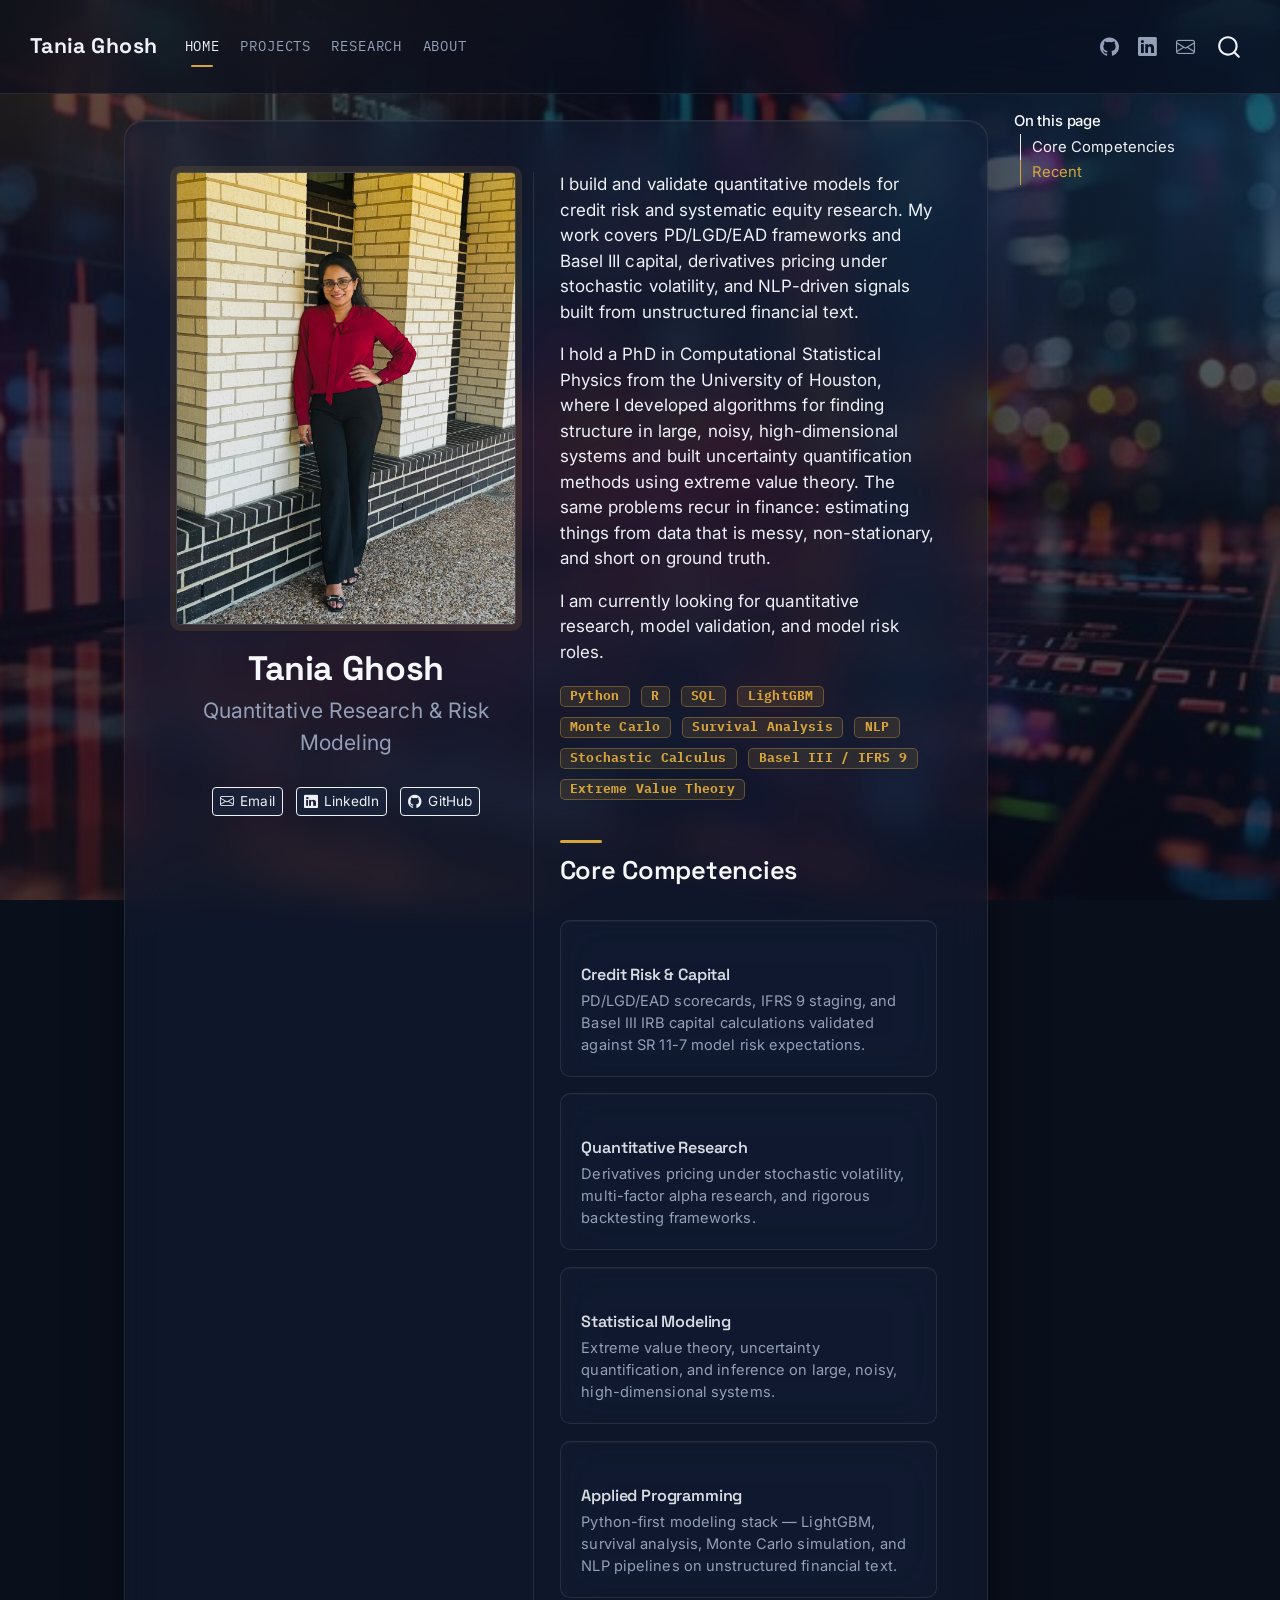
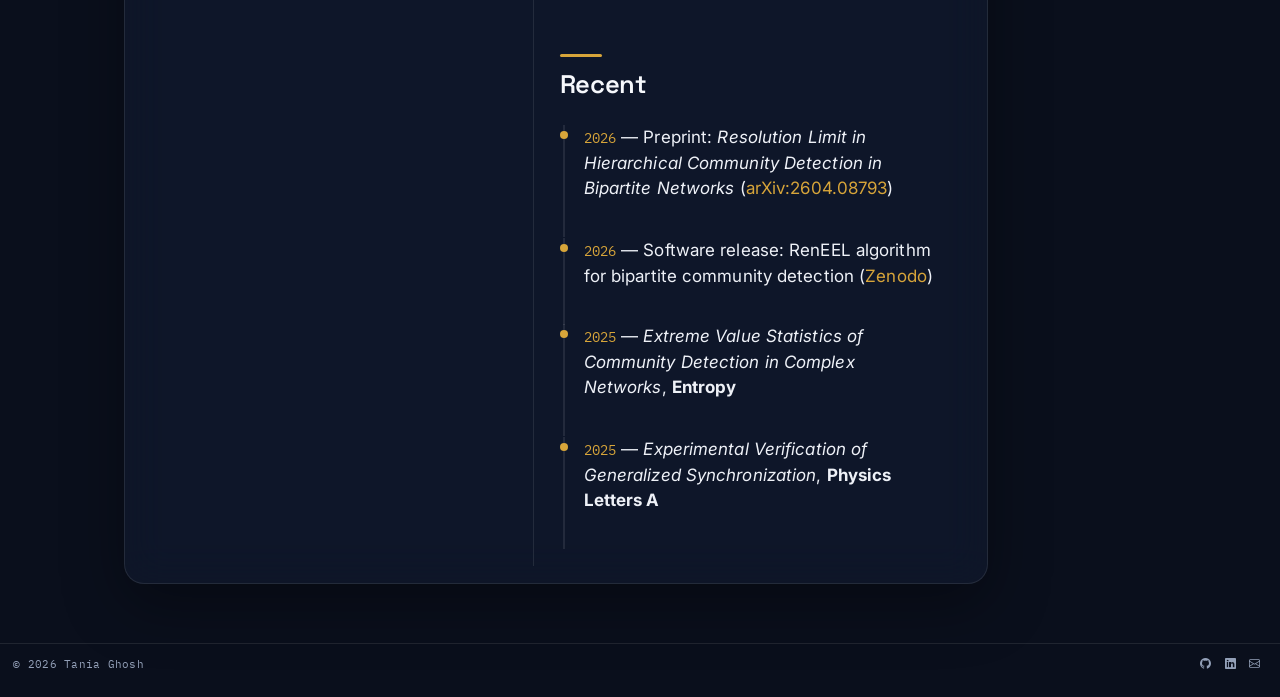
<file: index.html>
<!DOCTYPE html>
<html xmlns="http://www.w3.org/1999/xhtml" lang="en" xml:lang="en"><head>

<meta charset="utf-8">
<meta name="generator" content="quarto-1.10.18">

<meta name="viewport" content="width=device-width, initial-scale=1.0, user-scalable=yes">


<title>Tania Ghosh</title>
<style>
/* Default styles provided by pandoc.
** See https://pandoc.org/MANUAL.html#variables-for-html for config info.
*/
span.smallcaps{font-variant: small-caps;}
div.columns{display: flex; gap: 1.5em;}
div.column{flex: auto;}
@media screen {
div.columns{gap: min(4vw, 1.5em);}
div.column{overflow-x: auto;}
}
div.hanging-indent{margin-left: 1.5em; text-indent: -1.5em;}
ul.task-list{list-style: none;}
ul.task-list li input[type="checkbox"] {
  width: 0.8em;
  margin: 0 0.8em 0.2em -1em; /* quarto-specific, see https://github.com/quarto-dev/quarto-cli/issues/4556 */ 
  vertical-align: middle;
}
</style>


<script src="site_libs/quarto-nav/quarto-nav.js"></script>
<script src="site_libs/quarto-nav/headroom.min.js"></script>
<script src="site_libs/clipboard/clipboard.min.js"></script>
<script src="site_libs/quarto-search/autocomplete.umd.js"></script>
<script src="site_libs/quarto-search/fuse.min.js"></script>
<script src="site_libs/quarto-search/quarto-search.js"></script>
<meta name="quarto:offset" content="./">
<link href="./favicon.svg" rel="icon" type="image/svg+xml">
<script src="site_libs/quarto-html/quarto.js" type="module"></script>
<script src="site_libs/quarto-html/tabsets/tabsets.js" type="module"></script>
<script src="site_libs/quarto-html/popper.min.js"></script>
<script src="site_libs/quarto-html/tippy.umd.min.js"></script>
<link href="site_libs/quarto-html/tippy.css" rel="stylesheet">
<link href="site_libs/quarto-html/quarto-syntax-highlighting-dark-079a207a29a081ff57bef15430bac181.css" rel="stylesheet" id="quarto-text-highlighting-styles">
<script src="site_libs/bootstrap/bootstrap.min.js"></script>
<link href="site_libs/bootstrap/bootstrap-icons.css" rel="stylesheet">
<link href="site_libs/bootstrap/bootstrap-4189dc5c8f2444532a4914d5a8d184c8.min.css" rel="stylesheet" append-hash="true" id="quarto-bootstrap" data-mode="dark">
<script id="quarto-search-options" type="application/json">{
  "location": "navbar",
  "copy-button": false,
  "collapse-after": 3,
  "panel-placement": "end",
  "type": "overlay",
  "limit": 50,
  "keyboard-shortcut": [
    "f",
    "/",
    "s"
  ],
  "show-item-context": false,
  "language": {
    "search-no-results-text": "No results",
    "search-matching-documents-text": "matching documents",
    "search-copy-link-title": "Copy link to search",
    "search-hide-matches-text": "Hide additional matches",
    "search-more-match-text": "more match in this document",
    "search-more-matches-text": "more matches in this document",
    "search-clear-button-title": "Clear",
    "search-text-placeholder": "",
    "search-detached-cancel-button-title": "Cancel",
    "search-submit-button-title": "Submit",
    "search-label": "Search"
  }
}</script>
<style>html{ scroll-behavior: smooth; }</style>
<link rel="preconnect" href="https://fonts.googleapis.com">
<link rel="preconnect" href="https://fonts.gstatic.com" crossorigin="">
<link href="https://fonts.googleapis.com/css2?family=Space+Grotesk:wght@500;600;700&amp;family=Inter:wght@400;500;600&amp;family=IBM+Plex+Mono:wght@400;500&amp;display=swap" rel="stylesheet">


<link rel="stylesheet" href="styles.css">
</head>

<body class="nav-fixed quarto-light">

<div id="quarto-search-results"></div>
  <header id="quarto-header" class="headroom fixed-top">
    <nav class="navbar navbar-expand-lg " data-bs-theme="dark">
      <div class="navbar-container container-fluid">
      <div class="navbar-brand-container mx-auto">
    <a class="navbar-brand" href="./index.html">
    <span class="navbar-title">Tania Ghosh</span>
    </a>
  </div>
            <div id="quarto-search" class="" title="Search"></div>
          <button class="navbar-toggler" type="button" data-bs-toggle="collapse" data-bs-target="#navbarCollapse" aria-controls="navbarCollapse" role="menu" aria-expanded="false" aria-label="Toggle navigation" onclick="if (window.quartoToggleHeadroom) { window.quartoToggleHeadroom(); }">
  <span class="navbar-toggler-icon"></span>
</button>
          <div class="collapse navbar-collapse" id="navbarCollapse">
            <ul class="navbar-nav navbar-nav-scroll me-auto">
  <li class="nav-item">
    <a class="nav-link active" href="./index.html" aria-current="page"> 
<span class="menu-text">Home</span></a>
  </li>  
  <li class="nav-item">
    <a class="nav-link" href="./projects/index.html"> 
<span class="menu-text">Projects</span></a>
  </li>  
  <li class="nav-item">
    <a class="nav-link" href="./research.html"> 
<span class="menu-text">Research</span></a>
  </li>  
  <li class="nav-item">
    <a class="nav-link" href="./about.html"> 
<span class="menu-text">About</span></a>
  </li>  
</ul>
            <ul class="navbar-nav navbar-nav-scroll ms-auto">
  <li class="nav-item compact">
    <a class="nav-link" href="https://github.com/ghoshtania"> <i class="bi bi-github" role="img" aria-label="GitHub">
</i> 
<span class="menu-text"></span></a>
  </li>  
  <li class="nav-item compact">
    <a class="nav-link" href="https://www.linkedin.com/in/ghoshtania96/"> <i class="bi bi-linkedin" role="img" aria-label="LinkedIn">
</i> 
<span class="menu-text"></span></a>
  </li>  
  <li class="nav-item compact">
    <a class="nav-link" href="mailto:ghoshtania96@gmail.com"> <i class="bi bi-envelope" role="img" aria-label="Email">
</i> 
<span class="menu-text"></span></a>
  </li>  
</ul>
          </div> <!-- /navcollapse -->
            <div class="quarto-navbar-tools">
</div>
      </div> <!-- /container-fluid -->
    </nav>
</header>
<!-- content -->
<div id="quarto-content" class="quarto-container page-columns page-rows-contents page-layout-article page-navbar">
<!-- sidebar -->
<!-- margin-sidebar -->
    <div id="quarto-margin-sidebar" class="sidebar margin-sidebar">
        <nav id="TOC" role="doc-toc" class="toc-active">
    <h2 id="toc-title">On this page</h2>
  <ul>
  <li><a href="#core-competencies" id="toc-core-competencies" class="nav-link active" data-scroll-target="#core-competencies">Core Competencies</a></li>
  <li><a href="#recent" id="toc-recent" class="nav-link" data-scroll-target="#recent">Recent</a></li>
  </ul>
</nav>
    </div>
<!-- main -->
<div class="quarto-about-trestles">
  <div class="about-entity">
    <img src="profile.jpg" class="about-image
  rounded " style="width: 20em;">
<header id="title-block-header" class="quarto-title-block default">
<div class="quarto-title">
<h1 class="title">Tania Ghosh</h1>
<p class="subtitle lead">Quantitative Research &amp; Risk Modeling</p>
</div>
<div class="quarto-title-meta">
  </div>
</header>
    <div class="about-links">
  <a href="mailto:ghoshtania96@gmail.com" class="about-link" rel="" target="">
    <i class="bi bi-envelope"></i>
     <span class="about-link-text">Email</span>
  </a>
  <a href="https://www.linkedin.com/in/ghoshtania96/" class="about-link" rel="" target="">
    <i class="bi bi-linkedin"></i>
     <span class="about-link-text">LinkedIn</span>
  </a>
  <a href="https://github.com/ghoshtania" class="about-link" rel="" target="">
    <i class="bi bi-github"></i>
     <span class="about-link-text">GitHub</span>
  </a>
</div>
  </div>
  <div class="about-contents"><main class="content" id="quarto-document-content">

<p>I build and validate quantitative models for credit risk and systematic equity research. My work covers PD/LGD/EAD frameworks and Basel III capital, derivatives pricing under stochastic volatility, and NLP-driven signals built from unstructured financial text.</p>
<p>I hold a PhD in Computational Statistical Physics from the University of Houston, where I developed algorithms for finding structure in large, noisy, high-dimensional systems and built uncertainty quantification methods using extreme value theory. The same problems recur in finance: estimating things from data that is messy, non-stationary, and short on ground truth.</p>
<p>I am currently looking for quantitative research, model validation, and model risk roles.</p>
<p><span class="badge">Python</span> <span class="badge">R</span> <span class="badge">SQL</span> <span class="badge">LightGBM</span> <span class="badge">Monte Carlo</span> <span class="badge">Survival Analysis</span> <span class="badge">NLP</span> <span class="badge">Stochastic Calculus</span> <span class="badge">Basel III / IFRS 9</span> <span class="badge">Extreme Value Theory</span></p>
<section id="core-competencies" class="level2">
<h2 data-anchor-id="core-competencies">Core Competencies</h2>
<div class="competency-grid">
<section id="credit-risk-capital" class="level4 competency">
<h4 data-anchor-id="credit-risk-capital">Credit Risk &amp; Capital</h4>
<p>PD/LGD/EAD scorecards, IFRS 9 staging, and Basel III IRB capital calculations validated against SR 11-7 model risk expectations.</p>
</section>
<section id="quantitative-research" class="level4 competency">
<h4 data-anchor-id="quantitative-research">Quantitative Research</h4>
<p>Derivatives pricing under stochastic volatility, multi-factor alpha research, and rigorous backtesting frameworks.</p>
</section>
<section id="statistical-modeling" class="level4 competency">
<h4 data-anchor-id="statistical-modeling">Statistical Modeling</h4>
<p>Extreme value theory, uncertainty quantification, and inference on large, noisy, high-dimensional systems.</p>
</section>
<section id="applied-programming" class="level4 competency">
<h4 data-anchor-id="applied-programming">Applied Programming</h4>
<p>Python-first modeling stack — LightGBM, survival analysis, Monte Carlo simulation, and NLP pipelines on unstructured financial text.</p>
</section>
</div>
</section>
<section id="recent" class="level2">
<h2 data-anchor-id="recent">Recent</h2>
<div class="timeline-item">
<p><span class="year">2026</span> — Preprint: <em>Resolution Limit in Hierarchical Community Detection in Bipartite Networks</em> (<a href="https://arxiv.org/abs/2604.08793">arXiv:2604.08793</a>)</p>
</div>
<div class="timeline-item">
<p><span class="year">2026</span> — Software release: RenEEL algorithm for bipartite community detection (<a href="https://doi.org/10.5281/zenodo.19615030">Zenodo</a>)</p>
</div>
<div class="timeline-item">
<p><span class="year">2025</span> — <em>Extreme Value Statistics of Community Detection in Complex Networks</em>, <strong>Entropy</strong></p>
</div>
<div class="timeline-item">
<p><span class="year">2025</span> — <em>Experimental Verification of Generalized Synchronization</em>, <strong>Physics Letters A</strong></p>
</div>


</section>
</main></div>
</div>
 <!-- /main -->
<script id="quarto-html-after-body" type="application/javascript">
  window.document.addEventListener("DOMContentLoaded", function (event) {
    const isCodeAnnotation = (el) => {
      for (const clz of el.classList) {
        if (clz.startsWith('code-annotation-')) {                     
          return true;
        }
      }
      return false;
    }
    const onCopySuccess = function(e) {
      // button target
      const button = e.trigger;
      // don't keep focus
      button.blur();
      // flash "checked"
      button.classList.add('code-copy-button-checked');
      var currentTitle = button.getAttribute("title");
      button.setAttribute("title", "Copied!");
      let tooltip;
      if (window.bootstrap) {
        button.setAttribute("data-bs-toggle", "tooltip");
        button.setAttribute("data-bs-placement", "left");
        button.setAttribute("data-bs-title", "Copied!");
        tooltip = new bootstrap.Tooltip(button, 
          { trigger: "manual", 
            customClass: "code-copy-button-tooltip",
            offset: [0, -8]});
        tooltip.show();    
      }
      setTimeout(function() {
        if (tooltip) {
          tooltip.hide();
          button.removeAttribute("data-bs-title");
          button.removeAttribute("data-bs-toggle");
          button.removeAttribute("data-bs-placement");
        }
        button.setAttribute("title", currentTitle);
        button.classList.remove('code-copy-button-checked');
      }, 1000);
      // clear code selection
      e.clearSelection();
    }
    const getTextToCopy = function(trigger) {
      const outerScaffold = trigger.parentElement.cloneNode(true);
      const codeEl = outerScaffold.querySelector('code');
      for (const childEl of codeEl.children) {
        if (isCodeAnnotation(childEl)) {
          childEl.remove();
        }
      }
      return codeEl.innerText;
    }
    const clipboard = new window.ClipboardJS('.code-copy-button:not([data-in-quarto-modal])', {
      text: getTextToCopy
    });
    clipboard.on('success', onCopySuccess);
    if (window.document.getElementById('quarto-embedded-source-code-modal')) {
      const clipboardModal = new window.ClipboardJS('.code-copy-button[data-in-quarto-modal]', {
        text: getTextToCopy,
        container: window.document.getElementById('quarto-embedded-source-code-modal')
      });
      clipboardModal.on('success', onCopySuccess);
    }
      var localhostRegex = new RegExp(/^(?:http|https):\/\/localhost\:?[0-9]*\//);
      var mailtoRegex = new RegExp(/^mailto:/);
        var filterRegex = new RegExp("https:\/\/ghoshtania\.github\.io");
      var isInternal = (href) => {
          return filterRegex.test(href) || localhostRegex.test(href) || mailtoRegex.test(href);
      }
      // Inspect non-navigation links and adorn them if external
     var links = window.document.querySelectorAll('a[href]:not(.nav-link):not(.navbar-brand):not(.toc-action):not(.sidebar-link):not(.sidebar-item-toggle):not(.pagination-link):not(.no-external):not([aria-hidden]):not(.dropdown-item):not(.quarto-navigation-tool):not(.about-link)');
      for (var i=0; i<links.length; i++) {
        const link = links[i];
        if (!isInternal(link.href)) {
          // undo the damage that might have been done by quarto-nav.js in the case of
          // links that we want to consider external
          if (link.dataset.originalHref !== undefined) {
            link.href = link.dataset.originalHref;
          }
        }
      }
    function tippyHover(el, contentFn, onTriggerFn, onUntriggerFn) {
      const config = {
        allowHTML: true,
        maxWidth: 500,
        delay: 100,
        arrow: false,
        appendTo: function(el) {
            return el.parentElement;
        },
        interactive: true,
        interactiveBorder: 10,
        theme: 'quarto',
        placement: 'bottom-start',
      };
      if (contentFn) {
        config.content = contentFn;
      }
      if (onTriggerFn) {
        config.onTrigger = onTriggerFn;
      }
      if (onUntriggerFn) {
        config.onUntrigger = onUntriggerFn;
      }
      window.tippy(el, config); 
    }
    const noterefs = window.document.querySelectorAll('a[role="doc-noteref"]');
    for (var i=0; i<noterefs.length; i++) {
      const ref = noterefs[i];
      tippyHover(ref, function() {
        // use id or data attribute instead here
        let href = ref.getAttribute('data-footnote-href') || ref.getAttribute('href');
        try { href = new URL(href).hash; } catch {}
        const id = href.replace(/^#\/?/, "");
        const note = window.document.getElementById(id);
        if (note) {
          return note.innerHTML;
        } else {
          return "";
        }
      });
    }
    const xrefs = window.document.querySelectorAll('a.quarto-xref');
    const processXRef = (id, note) => {
      // Strip column container classes
      const stripColumnClz = (el) => {
        el.classList.remove("page-full", "page-columns");
        if (el.children) {
          for (const child of el.children) {
            stripColumnClz(child);
          }
        }
      }
      stripColumnClz(note)
      if (id === null || id.startsWith('sec-')) {
        // Special case sections, only their first couple elements
        const container = document.createElement("div");
        if (note.children && note.children.length > 2) {
          container.appendChild(note.children[0].cloneNode(true));
          for (let i = 1; i < note.children.length; i++) {
            const child = note.children[i];
            if (child.tagName === "P" && child.innerText === "") {
              continue;
            } else {
              container.appendChild(child.cloneNode(true));
              break;
            }
          }
          if (window.Quarto?.typesetMath) {
            window.Quarto.typesetMath(container);
          }
          return container.innerHTML
        } else {
          if (window.Quarto?.typesetMath) {
            window.Quarto.typesetMath(note);
          }
          return note.innerHTML;
        }
      } else {
        // Remove any anchor links if they are present
        const anchorLink = note.querySelector('a.anchorjs-link');
        if (anchorLink) {
          anchorLink.remove();
        }
        if (window.Quarto?.typesetMath) {
          window.Quarto.typesetMath(note);
        }
        if (note.classList.contains("callout")) {
          return note.outerHTML;
        } else {
          return note.innerHTML;
        }
      }
    }
    for (var i=0; i<xrefs.length; i++) {
      const xref = xrefs[i];
      tippyHover(xref, undefined, function(instance) {
        instance.disable();
        let url = xref.getAttribute('href');
        let hash = undefined; 
        if (url.startsWith('#')) {
          hash = url;
        } else {
          try { hash = new URL(url).hash; } catch {}
        }
        if (hash) {
          const id = hash.replace(/^#\/?/, "");
          const note = window.document.getElementById(id);
          if (note !== null) {
            try {
              const html = processXRef(id, note.cloneNode(true));
              instance.setContent(html);
            } finally {
              instance.enable();
              instance.show();
            }
          } else {
            // See if we can fetch this
            fetch(url.split('#')[0])
            .then(res => res.text())
            .then(html => {
              const parser = new DOMParser();
              const htmlDoc = parser.parseFromString(html, "text/html");
              const note = htmlDoc.getElementById(id);
              if (note !== null) {
                const html = processXRef(id, note);
                instance.setContent(html);
              } 
            }).finally(() => {
              instance.enable();
              instance.show();
            });
          }
        } else {
          // See if we can fetch a full url (with no hash to target)
          // This is a special case and we should probably do some content thinning / targeting
          fetch(url)
          .then(res => res.text())
          .then(html => {
            const parser = new DOMParser();
            const htmlDoc = parser.parseFromString(html, "text/html");
            const note = htmlDoc.querySelector('main.content');
            if (note !== null) {
              // This should only happen for chapter cross references
              // (since there is no id in the URL)
              // remove the first header
              if (note.children.length > 0 && note.children[0].tagName === "HEADER") {
                note.children[0].remove();
              }
              const html = processXRef(null, note);
              instance.setContent(html);
            } 
          }).finally(() => {
            instance.enable();
            instance.show();
          });
        }
      }, function(instance) {
      });
    }
        let selectedAnnoteEl;
        const selectorForAnnotation = ( cell, annotation) => {
          let cellAttr = 'data-code-cell="' + cell + '"';
          let lineAttr = 'data-code-annotation="' +  annotation + '"';
          const selector = 'span[' + cellAttr + '][' + lineAttr + ']';
          return selector;
        }
        const selectCodeLines = (annoteEl) => {
          const doc = window.document;
          const targetCell = annoteEl.getAttribute("data-target-cell");
          const targetAnnotation = annoteEl.getAttribute("data-target-annotation");
          const annoteSpan = window.document.querySelector(selectorForAnnotation(targetCell, targetAnnotation));
          const lines = annoteSpan.getAttribute("data-code-lines").split(",");
          const lineIds = lines.map((line) => {
            return targetCell + "-" + line;
          })
          let top = null;
          let height = null;
          let parent = null;
          if (lineIds.length > 0) {
              //compute the position of the single el (top and bottom and make a div)
              const el = window.document.getElementById(lineIds[0]);
              top = el.offsetTop;
              height = el.offsetHeight;
              parent = el.parentElement.parentElement;
            if (lineIds.length > 1) {
              const lastEl = window.document.getElementById(lineIds[lineIds.length - 1]);
              const bottom = lastEl.offsetTop + lastEl.offsetHeight;
              height = bottom - top;
            }
            if (top !== null && height !== null && parent !== null) {
              // cook up a div (if necessary) and position it 
              let div = window.document.getElementById("code-annotation-line-highlight");
              if (div === null) {
                div = window.document.createElement("div");
                div.setAttribute("id", "code-annotation-line-highlight");
                div.style.position = 'absolute';
                parent.appendChild(div);
              }
              div.style.top = top - 2 + "px";
              div.style.height = height + 4 + "px";
              div.style.left = 0;
              let gutterDiv = window.document.getElementById("code-annotation-line-highlight-gutter");
              if (gutterDiv === null) {
                gutterDiv = window.document.createElement("div");
                gutterDiv.setAttribute("id", "code-annotation-line-highlight-gutter");
                gutterDiv.style.position = 'absolute';
                const codeCell = window.document.getElementById(targetCell);
                const gutter = codeCell.querySelector('.code-annotation-gutter');
                gutter.appendChild(gutterDiv);
              }
              gutterDiv.style.top = top - 2 + "px";
              gutterDiv.style.height = height + 4 + "px";
            }
            selectedAnnoteEl = annoteEl;
          }
        };
        const unselectCodeLines = () => {
          const elementsIds = ["code-annotation-line-highlight", "code-annotation-line-highlight-gutter"];
          elementsIds.forEach((elId) => {
            const div = window.document.getElementById(elId);
            if (div) {
              div.remove();
            }
          });
          selectedAnnoteEl = undefined;
        };
          // Handle positioning of the toggle
      window.addEventListener(
        "resize",
        throttle(() => {
          elRect = undefined;
          if (selectedAnnoteEl) {
            selectCodeLines(selectedAnnoteEl);
          }
        }, 10)
      );
      function throttle(fn, ms) {
      let throttle = false;
      let timer;
        return (...args) => {
          if(!throttle) { // first call gets through
              fn.apply(this, args);
              throttle = true;
          } else { // all the others get throttled
              if(timer) clearTimeout(timer); // cancel #2
              timer = setTimeout(() => {
                fn.apply(this, args);
                timer = throttle = false;
              }, ms);
          }
        };
      }
        // Attach click handler to the DT
        const annoteDls = window.document.querySelectorAll('dt[data-target-cell]');
        for (const annoteDlNode of annoteDls) {
          annoteDlNode.addEventListener('click', (event) => {
            const clickedEl = event.target;
            if (clickedEl !== selectedAnnoteEl) {
              unselectCodeLines();
              const activeEl = window.document.querySelector('dt[data-target-cell].code-annotation-active');
              if (activeEl) {
                activeEl.classList.remove('code-annotation-active');
              }
              selectCodeLines(clickedEl);
              clickedEl.classList.add('code-annotation-active');
            } else {
              // Unselect the line
              unselectCodeLines();
              clickedEl.classList.remove('code-annotation-active');
            }
          });
        }
    const findCites = (el) => {
      const parentEl = el.parentElement;
      if (parentEl) {
        const cites = parentEl.dataset.cites;
        if (cites) {
          return {
            el,
            cites: cites.split(' ')
          };
        } else {
          return findCites(el.parentElement)
        }
      } else {
        return undefined;
      }
    };
    var bibliorefs = window.document.querySelectorAll('a[role="doc-biblioref"]');
    for (var i=0; i<bibliorefs.length; i++) {
      const ref = bibliorefs[i];
      const citeInfo = findCites(ref);
      if (citeInfo) {
        tippyHover(citeInfo.el, function() {
          var popup = window.document.createElement('div');
          citeInfo.cites.forEach(function(cite) {
            var citeDiv = window.document.createElement('div');
            citeDiv.classList.add('hanging-indent');
            citeDiv.classList.add('csl-entry');
            var biblioDiv = window.document.getElementById('ref-' + cite);
            if (biblioDiv) {
              citeDiv.innerHTML = biblioDiv.innerHTML;
            }
            popup.appendChild(citeDiv);
          });
          return popup.innerHTML;
        });
      }
    }
  });
  </script>
</div> <!-- /content -->
<footer class="footer">
  <div class="nav-footer">
    <div class="nav-footer-left">
<p>© 2026 Tania Ghosh</p>
</div>   
    <div class="nav-footer-center">
      &nbsp;
    </div>
    <div class="nav-footer-right">
      <ul class="footer-items list-unstyled">
    <li class="nav-item compact">
    <a class="nav-link" href="https://github.com/ghoshtania">
      <i class="bi bi-github" role="img">
</i> 
    </a>
  </li>  
    <li class="nav-item compact">
    <a class="nav-link" href="https://www.linkedin.com/in/ghoshtania96/">
      <i class="bi bi-linkedin" role="img">
</i> 
    </a>
  </li>  
    <li class="nav-item compact">
    <a class="nav-link" href="mailto:ghoshtania96@gmail.com">
      <i class="bi bi-envelope" role="img">
</i> 
    </a>
  </li>  
</ul>
    </div>
  </div>
</footer>




<script src="site_libs/quarto-html/zenscroll-min.js"></script>
</body></html>
</file>
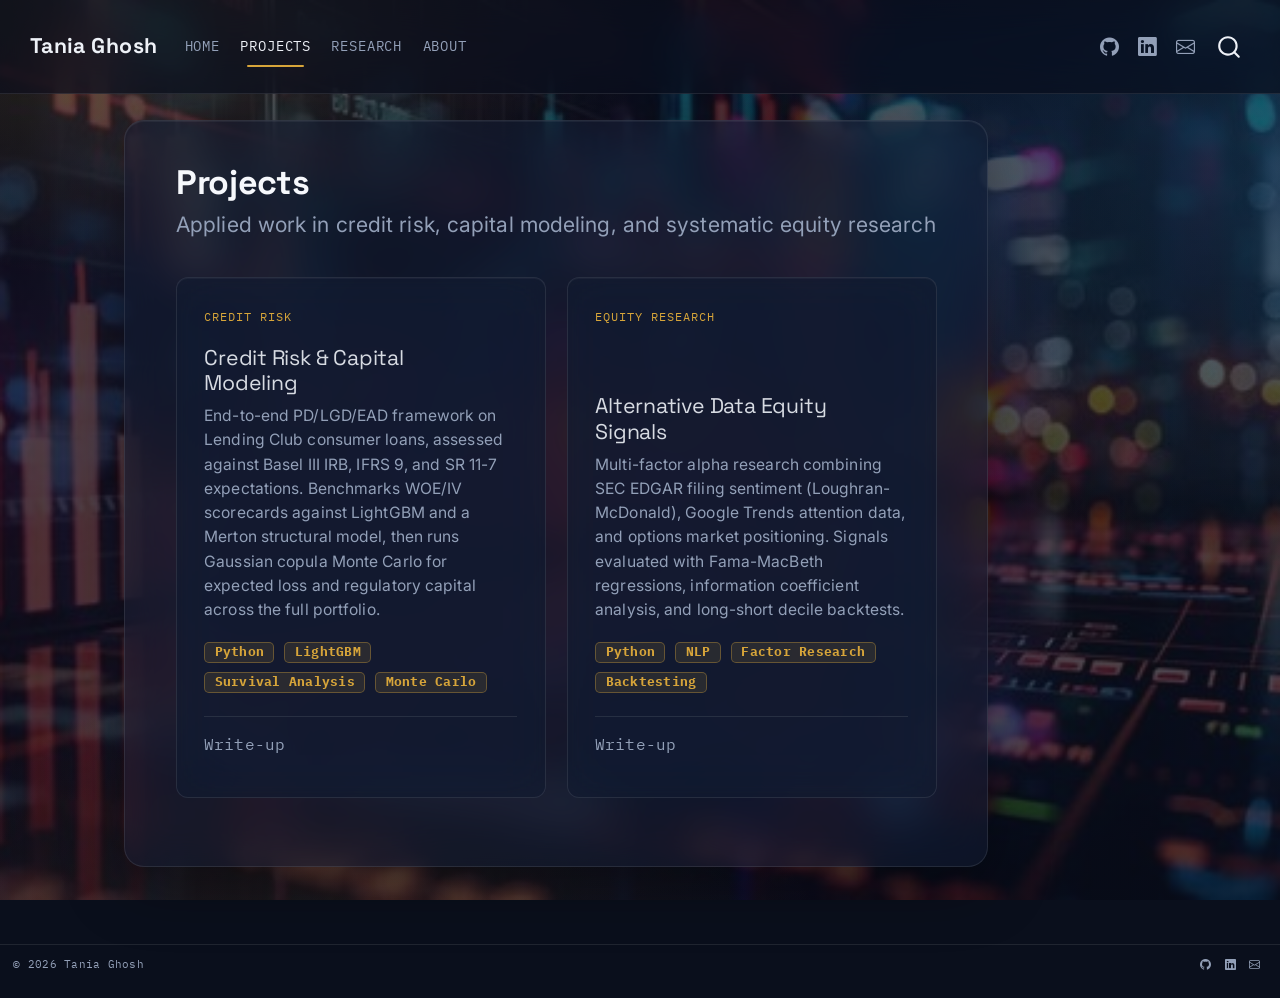
<file: projects/index.html>
<!DOCTYPE html>
<html xmlns="http://www.w3.org/1999/xhtml" lang="en" xml:lang="en"><head>

<meta charset="utf-8">
<meta name="generator" content="quarto-1.10.18">

<meta name="viewport" content="width=device-width, initial-scale=1.0, user-scalable=yes">


<title>Projects – Tania Ghosh</title>
<style>
/* Default styles provided by pandoc.
** See https://pandoc.org/MANUAL.html#variables-for-html for config info.
*/
span.smallcaps{font-variant: small-caps;}
div.columns{display: flex; gap: 1.5em;}
div.column{flex: auto;}
@media screen {
div.columns{gap: min(4vw, 1.5em);}
div.column{overflow-x: auto;}
}
div.hanging-indent{margin-left: 1.5em; text-indent: -1.5em;}
ul.task-list{list-style: none;}
ul.task-list li input[type="checkbox"] {
  width: 0.8em;
  margin: 0 0.8em 0.2em -1em; /* quarto-specific, see https://github.com/quarto-dev/quarto-cli/issues/4556 */ 
  vertical-align: middle;
}
</style>


<script src="../site_libs/quarto-nav/quarto-nav.js"></script>
<script src="../site_libs/quarto-nav/headroom.min.js"></script>
<script src="../site_libs/clipboard/clipboard.min.js"></script>
<script src="../site_libs/quarto-search/autocomplete.umd.js"></script>
<script src="../site_libs/quarto-search/fuse.min.js"></script>
<script src="../site_libs/quarto-search/quarto-search.js"></script>
<meta name="quarto:offset" content="../">
<link href="../favicon.svg" rel="icon" type="image/svg+xml">
<script src="../site_libs/quarto-html/quarto.js" type="module"></script>
<script src="../site_libs/quarto-html/tabsets/tabsets.js" type="module"></script>
<script src="../site_libs/quarto-html/popper.min.js"></script>
<script src="../site_libs/quarto-html/tippy.umd.min.js"></script>
<script src="../site_libs/quarto-html/anchor.min.js"></script>
<link href="../site_libs/quarto-html/tippy.css" rel="stylesheet">
<link href="../site_libs/quarto-html/quarto-syntax-highlighting-dark-079a207a29a081ff57bef15430bac181.css" rel="stylesheet" id="quarto-text-highlighting-styles">
<script src="../site_libs/bootstrap/bootstrap.min.js"></script>
<link href="../site_libs/bootstrap/bootstrap-icons.css" rel="stylesheet">
<link href="../site_libs/bootstrap/bootstrap-4189dc5c8f2444532a4914d5a8d184c8.min.css" rel="stylesheet" append-hash="true" id="quarto-bootstrap" data-mode="dark">
<script id="quarto-search-options" type="application/json">{
  "location": "navbar",
  "copy-button": false,
  "collapse-after": 3,
  "panel-placement": "end",
  "type": "overlay",
  "limit": 50,
  "keyboard-shortcut": [
    "f",
    "/",
    "s"
  ],
  "show-item-context": false,
  "language": {
    "search-no-results-text": "No results",
    "search-matching-documents-text": "matching documents",
    "search-copy-link-title": "Copy link to search",
    "search-hide-matches-text": "Hide additional matches",
    "search-more-match-text": "more match in this document",
    "search-more-matches-text": "more matches in this document",
    "search-clear-button-title": "Clear",
    "search-text-placeholder": "",
    "search-detached-cancel-button-title": "Cancel",
    "search-submit-button-title": "Submit",
    "search-label": "Search"
  }
}</script>
<style>html{ scroll-behavior: smooth; }</style>
<link rel="preconnect" href="https://fonts.googleapis.com">
<link rel="preconnect" href="https://fonts.gstatic.com" crossorigin="">
<link href="https://fonts.googleapis.com/css2?family=Space+Grotesk:wght@500;600;700&amp;family=Inter:wght@400;500;600&amp;family=IBM+Plex+Mono:wght@400;500&amp;display=swap" rel="stylesheet">


<link rel="stylesheet" href="../styles.css">
</head>

<body class="nav-fixed quarto-light">

<div id="quarto-search-results"></div>
  <header id="quarto-header" class="headroom fixed-top">
    <nav class="navbar navbar-expand-lg " data-bs-theme="dark">
      <div class="navbar-container container-fluid">
      <div class="navbar-brand-container mx-auto">
    <a class="navbar-brand" href="../index.html">
    <span class="navbar-title">Tania Ghosh</span>
    </a>
  </div>
            <div id="quarto-search" class="" title="Search"></div>
          <button class="navbar-toggler" type="button" data-bs-toggle="collapse" data-bs-target="#navbarCollapse" aria-controls="navbarCollapse" role="menu" aria-expanded="false" aria-label="Toggle navigation" onclick="if (window.quartoToggleHeadroom) { window.quartoToggleHeadroom(); }">
  <span class="navbar-toggler-icon"></span>
</button>
          <div class="collapse navbar-collapse" id="navbarCollapse">
            <ul class="navbar-nav navbar-nav-scroll me-auto">
  <li class="nav-item">
    <a class="nav-link" href="../index.html"> 
<span class="menu-text">Home</span></a>
  </li>  
  <li class="nav-item">
    <a class="nav-link active" href="../projects/index.html" aria-current="page"> 
<span class="menu-text">Projects</span></a>
  </li>  
  <li class="nav-item">
    <a class="nav-link" href="../research.html"> 
<span class="menu-text">Research</span></a>
  </li>  
  <li class="nav-item">
    <a class="nav-link" href="../about.html"> 
<span class="menu-text">About</span></a>
  </li>  
</ul>
            <ul class="navbar-nav navbar-nav-scroll ms-auto">
  <li class="nav-item compact">
    <a class="nav-link" href="https://github.com/ghoshtania"> <i class="bi bi-github" role="img" aria-label="GitHub">
</i> 
<span class="menu-text"></span></a>
  </li>  
  <li class="nav-item compact">
    <a class="nav-link" href="https://www.linkedin.com/in/ghoshtania96/"> <i class="bi bi-linkedin" role="img" aria-label="LinkedIn">
</i> 
<span class="menu-text"></span></a>
  </li>  
  <li class="nav-item compact">
    <a class="nav-link" href="mailto:ghoshtania96@gmail.com"> <i class="bi bi-envelope" role="img" aria-label="Email">
</i> 
<span class="menu-text"></span></a>
  </li>  
</ul>
          </div> <!-- /navcollapse -->
            <div class="quarto-navbar-tools">
</div>
      </div> <!-- /container-fluid -->
    </nav>
</header>
<!-- content -->
<div id="quarto-content" class="quarto-container page-columns page-rows-contents page-layout-article page-navbar">
<!-- sidebar -->
<!-- margin-sidebar -->
    <div id="quarto-margin-sidebar" class="sidebar margin-sidebar zindex-bottom">
        
    </div>
<!-- main -->
<main class="content" id="quarto-document-content">

<header id="title-block-header" class="quarto-title-block default">
<div class="quarto-title">
<h1 class="title">Projects</h1>
<p class="subtitle lead">Applied work in credit risk, capital modeling, and systematic equity research</p>
</div>



<div class="quarto-title-meta">

    
  
    
  </div>
  


</header>


<div class="project-grid">
<div class="project-card">
<p><span class="project-tag">Credit Risk</span></p>
<section id="credit-risk-capital-modeling" class="level3">
<h3 class="anchored" data-anchor-id="credit-risk-capital-modeling"><a href="../projects/credit-risk.html">Credit Risk &amp; Capital Modeling</a></h3>
<p>End-to-end PD/LGD/EAD framework on Lending Club consumer loans, assessed against Basel III IRB, IFRS 9, and SR 11-7 expectations. Benchmarks WOE/IV scorecards against LightGBM and a Merton structural model, then runs Gaussian copula Monte Carlo for expected loss and regulatory capital across the full portfolio.</p>
<p><span class="badge">Python</span> <span class="badge">LightGBM</span> <span class="badge">Survival Analysis</span> <span class="badge">Monte Carlo</span></p>
<div class="project-links">
<p><a href="../projects/credit-risk.html">Write-up</a></p>
</div>
</section>
</div>
<div class="project-card">
<p><span class="project-tag">Equity Research</span></p>
<section id="alternative-data-equity-signals" class="level3">
<h3 class="anchored" data-anchor-id="alternative-data-equity-signals"><a href="../projects/alpha-research.html">Alternative Data Equity Signals</a></h3>
<p>Multi-factor alpha research combining SEC EDGAR filing sentiment (Loughran-McDonald), Google Trends attention data, and options market positioning. Signals evaluated with Fama-MacBeth regressions, information coefficient analysis, and long-short decile backtests.</p>
<p><span class="badge">Python</span> <span class="badge">NLP</span> <span class="badge">Factor Research</span> <span class="badge">Backtesting</span></p>
<div class="project-links">
<p><a href="../projects/alpha-research.html">Write-up</a></p>
</div>
</section>
</div>
</div>



</main> <!-- /main -->
<script id="quarto-html-after-body" type="application/javascript">
  window.document.addEventListener("DOMContentLoaded", function (event) {
    const icon = "";
    const anchorJS = new window.AnchorJS();
    anchorJS.options = {
      placement: 'right',
      icon: icon
    };
    anchorJS.add('.anchored');
    const isCodeAnnotation = (el) => {
      for (const clz of el.classList) {
        if (clz.startsWith('code-annotation-')) {                     
          return true;
        }
      }
      return false;
    }
    const onCopySuccess = function(e) {
      // button target
      const button = e.trigger;
      // don't keep focus
      button.blur();
      // flash "checked"
      button.classList.add('code-copy-button-checked');
      var currentTitle = button.getAttribute("title");
      button.setAttribute("title", "Copied!");
      let tooltip;
      if (window.bootstrap) {
        button.setAttribute("data-bs-toggle", "tooltip");
        button.setAttribute("data-bs-placement", "left");
        button.setAttribute("data-bs-title", "Copied!");
        tooltip = new bootstrap.Tooltip(button, 
          { trigger: "manual", 
            customClass: "code-copy-button-tooltip",
            offset: [0, -8]});
        tooltip.show();    
      }
      setTimeout(function() {
        if (tooltip) {
          tooltip.hide();
          button.removeAttribute("data-bs-title");
          button.removeAttribute("data-bs-toggle");
          button.removeAttribute("data-bs-placement");
        }
        button.setAttribute("title", currentTitle);
        button.classList.remove('code-copy-button-checked');
      }, 1000);
      // clear code selection
      e.clearSelection();
    }
    const getTextToCopy = function(trigger) {
      const outerScaffold = trigger.parentElement.cloneNode(true);
      const codeEl = outerScaffold.querySelector('code');
      for (const childEl of codeEl.children) {
        if (isCodeAnnotation(childEl)) {
          childEl.remove();
        }
      }
      return codeEl.innerText;
    }
    const clipboard = new window.ClipboardJS('.code-copy-button:not([data-in-quarto-modal])', {
      text: getTextToCopy
    });
    clipboard.on('success', onCopySuccess);
    if (window.document.getElementById('quarto-embedded-source-code-modal')) {
      const clipboardModal = new window.ClipboardJS('.code-copy-button[data-in-quarto-modal]', {
        text: getTextToCopy,
        container: window.document.getElementById('quarto-embedded-source-code-modal')
      });
      clipboardModal.on('success', onCopySuccess);
    }
      var localhostRegex = new RegExp(/^(?:http|https):\/\/localhost\:?[0-9]*\//);
      var mailtoRegex = new RegExp(/^mailto:/);
        var filterRegex = new RegExp("https:\/\/ghoshtania\.github\.io");
      var isInternal = (href) => {
          return filterRegex.test(href) || localhostRegex.test(href) || mailtoRegex.test(href);
      }
      // Inspect non-navigation links and adorn them if external
     var links = window.document.querySelectorAll('a[href]:not(.nav-link):not(.navbar-brand):not(.toc-action):not(.sidebar-link):not(.sidebar-item-toggle):not(.pagination-link):not(.no-external):not([aria-hidden]):not(.dropdown-item):not(.quarto-navigation-tool):not(.about-link)');
      for (var i=0; i<links.length; i++) {
        const link = links[i];
        if (!isInternal(link.href)) {
          // undo the damage that might have been done by quarto-nav.js in the case of
          // links that we want to consider external
          if (link.dataset.originalHref !== undefined) {
            link.href = link.dataset.originalHref;
          }
        }
      }
    function tippyHover(el, contentFn, onTriggerFn, onUntriggerFn) {
      const config = {
        allowHTML: true,
        maxWidth: 500,
        delay: 100,
        arrow: false,
        appendTo: function(el) {
            return el.parentElement;
        },
        interactive: true,
        interactiveBorder: 10,
        theme: 'quarto',
        placement: 'bottom-start',
      };
      if (contentFn) {
        config.content = contentFn;
      }
      if (onTriggerFn) {
        config.onTrigger = onTriggerFn;
      }
      if (onUntriggerFn) {
        config.onUntrigger = onUntriggerFn;
      }
      window.tippy(el, config); 
    }
    const noterefs = window.document.querySelectorAll('a[role="doc-noteref"]');
    for (var i=0; i<noterefs.length; i++) {
      const ref = noterefs[i];
      tippyHover(ref, function() {
        // use id or data attribute instead here
        let href = ref.getAttribute('data-footnote-href') || ref.getAttribute('href');
        try { href = new URL(href).hash; } catch {}
        const id = href.replace(/^#\/?/, "");
        const note = window.document.getElementById(id);
        if (note) {
          return note.innerHTML;
        } else {
          return "";
        }
      });
    }
    const xrefs = window.document.querySelectorAll('a.quarto-xref');
    const processXRef = (id, note) => {
      // Strip column container classes
      const stripColumnClz = (el) => {
        el.classList.remove("page-full", "page-columns");
        if (el.children) {
          for (const child of el.children) {
            stripColumnClz(child);
          }
        }
      }
      stripColumnClz(note)
      if (id === null || id.startsWith('sec-')) {
        // Special case sections, only their first couple elements
        const container = document.createElement("div");
        if (note.children && note.children.length > 2) {
          container.appendChild(note.children[0].cloneNode(true));
          for (let i = 1; i < note.children.length; i++) {
            const child = note.children[i];
            if (child.tagName === "P" && child.innerText === "") {
              continue;
            } else {
              container.appendChild(child.cloneNode(true));
              break;
            }
          }
          if (window.Quarto?.typesetMath) {
            window.Quarto.typesetMath(container);
          }
          return container.innerHTML
        } else {
          if (window.Quarto?.typesetMath) {
            window.Quarto.typesetMath(note);
          }
          return note.innerHTML;
        }
      } else {
        // Remove any anchor links if they are present
        const anchorLink = note.querySelector('a.anchorjs-link');
        if (anchorLink) {
          anchorLink.remove();
        }
        if (window.Quarto?.typesetMath) {
          window.Quarto.typesetMath(note);
        }
        if (note.classList.contains("callout")) {
          return note.outerHTML;
        } else {
          return note.innerHTML;
        }
      }
    }
    for (var i=0; i<xrefs.length; i++) {
      const xref = xrefs[i];
      tippyHover(xref, undefined, function(instance) {
        instance.disable();
        let url = xref.getAttribute('href');
        let hash = undefined; 
        if (url.startsWith('#')) {
          hash = url;
        } else {
          try { hash = new URL(url).hash; } catch {}
        }
        if (hash) {
          const id = hash.replace(/^#\/?/, "");
          const note = window.document.getElementById(id);
          if (note !== null) {
            try {
              const html = processXRef(id, note.cloneNode(true));
              instance.setContent(html);
            } finally {
              instance.enable();
              instance.show();
            }
          } else {
            // See if we can fetch this
            fetch(url.split('#')[0])
            .then(res => res.text())
            .then(html => {
              const parser = new DOMParser();
              const htmlDoc = parser.parseFromString(html, "text/html");
              const note = htmlDoc.getElementById(id);
              if (note !== null) {
                const html = processXRef(id, note);
                instance.setContent(html);
              } 
            }).finally(() => {
              instance.enable();
              instance.show();
            });
          }
        } else {
          // See if we can fetch a full url (with no hash to target)
          // This is a special case and we should probably do some content thinning / targeting
          fetch(url)
          .then(res => res.text())
          .then(html => {
            const parser = new DOMParser();
            const htmlDoc = parser.parseFromString(html, "text/html");
            const note = htmlDoc.querySelector('main.content');
            if (note !== null) {
              // This should only happen for chapter cross references
              // (since there is no id in the URL)
              // remove the first header
              if (note.children.length > 0 && note.children[0].tagName === "HEADER") {
                note.children[0].remove();
              }
              const html = processXRef(null, note);
              instance.setContent(html);
            } 
          }).finally(() => {
            instance.enable();
            instance.show();
          });
        }
      }, function(instance) {
      });
    }
        let selectedAnnoteEl;
        const selectorForAnnotation = ( cell, annotation) => {
          let cellAttr = 'data-code-cell="' + cell + '"';
          let lineAttr = 'data-code-annotation="' +  annotation + '"';
          const selector = 'span[' + cellAttr + '][' + lineAttr + ']';
          return selector;
        }
        const selectCodeLines = (annoteEl) => {
          const doc = window.document;
          const targetCell = annoteEl.getAttribute("data-target-cell");
          const targetAnnotation = annoteEl.getAttribute("data-target-annotation");
          const annoteSpan = window.document.querySelector(selectorForAnnotation(targetCell, targetAnnotation));
          const lines = annoteSpan.getAttribute("data-code-lines").split(",");
          const lineIds = lines.map((line) => {
            return targetCell + "-" + line;
          })
          let top = null;
          let height = null;
          let parent = null;
          if (lineIds.length > 0) {
              //compute the position of the single el (top and bottom and make a div)
              const el = window.document.getElementById(lineIds[0]);
              top = el.offsetTop;
              height = el.offsetHeight;
              parent = el.parentElement.parentElement;
            if (lineIds.length > 1) {
              const lastEl = window.document.getElementById(lineIds[lineIds.length - 1]);
              const bottom = lastEl.offsetTop + lastEl.offsetHeight;
              height = bottom - top;
            }
            if (top !== null && height !== null && parent !== null) {
              // cook up a div (if necessary) and position it 
              let div = window.document.getElementById("code-annotation-line-highlight");
              if (div === null) {
                div = window.document.createElement("div");
                div.setAttribute("id", "code-annotation-line-highlight");
                div.style.position = 'absolute';
                parent.appendChild(div);
              }
              div.style.top = top - 2 + "px";
              div.style.height = height + 4 + "px";
              div.style.left = 0;
              let gutterDiv = window.document.getElementById("code-annotation-line-highlight-gutter");
              if (gutterDiv === null) {
                gutterDiv = window.document.createElement("div");
                gutterDiv.setAttribute("id", "code-annotation-line-highlight-gutter");
                gutterDiv.style.position = 'absolute';
                const codeCell = window.document.getElementById(targetCell);
                const gutter = codeCell.querySelector('.code-annotation-gutter');
                gutter.appendChild(gutterDiv);
              }
              gutterDiv.style.top = top - 2 + "px";
              gutterDiv.style.height = height + 4 + "px";
            }
            selectedAnnoteEl = annoteEl;
          }
        };
        const unselectCodeLines = () => {
          const elementsIds = ["code-annotation-line-highlight", "code-annotation-line-highlight-gutter"];
          elementsIds.forEach((elId) => {
            const div = window.document.getElementById(elId);
            if (div) {
              div.remove();
            }
          });
          selectedAnnoteEl = undefined;
        };
          // Handle positioning of the toggle
      window.addEventListener(
        "resize",
        throttle(() => {
          elRect = undefined;
          if (selectedAnnoteEl) {
            selectCodeLines(selectedAnnoteEl);
          }
        }, 10)
      );
      function throttle(fn, ms) {
      let throttle = false;
      let timer;
        return (...args) => {
          if(!throttle) { // first call gets through
              fn.apply(this, args);
              throttle = true;
          } else { // all the others get throttled
              if(timer) clearTimeout(timer); // cancel #2
              timer = setTimeout(() => {
                fn.apply(this, args);
                timer = throttle = false;
              }, ms);
          }
        };
      }
        // Attach click handler to the DT
        const annoteDls = window.document.querySelectorAll('dt[data-target-cell]');
        for (const annoteDlNode of annoteDls) {
          annoteDlNode.addEventListener('click', (event) => {
            const clickedEl = event.target;
            if (clickedEl !== selectedAnnoteEl) {
              unselectCodeLines();
              const activeEl = window.document.querySelector('dt[data-target-cell].code-annotation-active');
              if (activeEl) {
                activeEl.classList.remove('code-annotation-active');
              }
              selectCodeLines(clickedEl);
              clickedEl.classList.add('code-annotation-active');
            } else {
              // Unselect the line
              unselectCodeLines();
              clickedEl.classList.remove('code-annotation-active');
            }
          });
        }
    const findCites = (el) => {
      const parentEl = el.parentElement;
      if (parentEl) {
        const cites = parentEl.dataset.cites;
        if (cites) {
          return {
            el,
            cites: cites.split(' ')
          };
        } else {
          return findCites(el.parentElement)
        }
      } else {
        return undefined;
      }
    };
    var bibliorefs = window.document.querySelectorAll('a[role="doc-biblioref"]');
    for (var i=0; i<bibliorefs.length; i++) {
      const ref = bibliorefs[i];
      const citeInfo = findCites(ref);
      if (citeInfo) {
        tippyHover(citeInfo.el, function() {
          var popup = window.document.createElement('div');
          citeInfo.cites.forEach(function(cite) {
            var citeDiv = window.document.createElement('div');
            citeDiv.classList.add('hanging-indent');
            citeDiv.classList.add('csl-entry');
            var biblioDiv = window.document.getElementById('ref-' + cite);
            if (biblioDiv) {
              citeDiv.innerHTML = biblioDiv.innerHTML;
            }
            popup.appendChild(citeDiv);
          });
          return popup.innerHTML;
        });
      }
    }
  });
  </script>
</div> <!-- /content -->
<footer class="footer">
  <div class="nav-footer">
    <div class="nav-footer-left">
<p>© 2026 Tania Ghosh</p>
</div>   
    <div class="nav-footer-center">
      &nbsp;
    </div>
    <div class="nav-footer-right">
      <ul class="footer-items list-unstyled">
    <li class="nav-item compact">
    <a class="nav-link" href="https://github.com/ghoshtania">
      <i class="bi bi-github" role="img">
</i> 
    </a>
  </li>  
    <li class="nav-item compact">
    <a class="nav-link" href="https://www.linkedin.com/in/ghoshtania96/">
      <i class="bi bi-linkedin" role="img">
</i> 
    </a>
  </li>  
    <li class="nav-item compact">
    <a class="nav-link" href="mailto:ghoshtania96@gmail.com">
      <i class="bi bi-envelope" role="img">
</i> 
    </a>
  </li>  
</ul>
    </div>
  </div>
</footer>




<script src="../site_libs/quarto-html/zenscroll-min.js"></script>
</body></html>
</file>
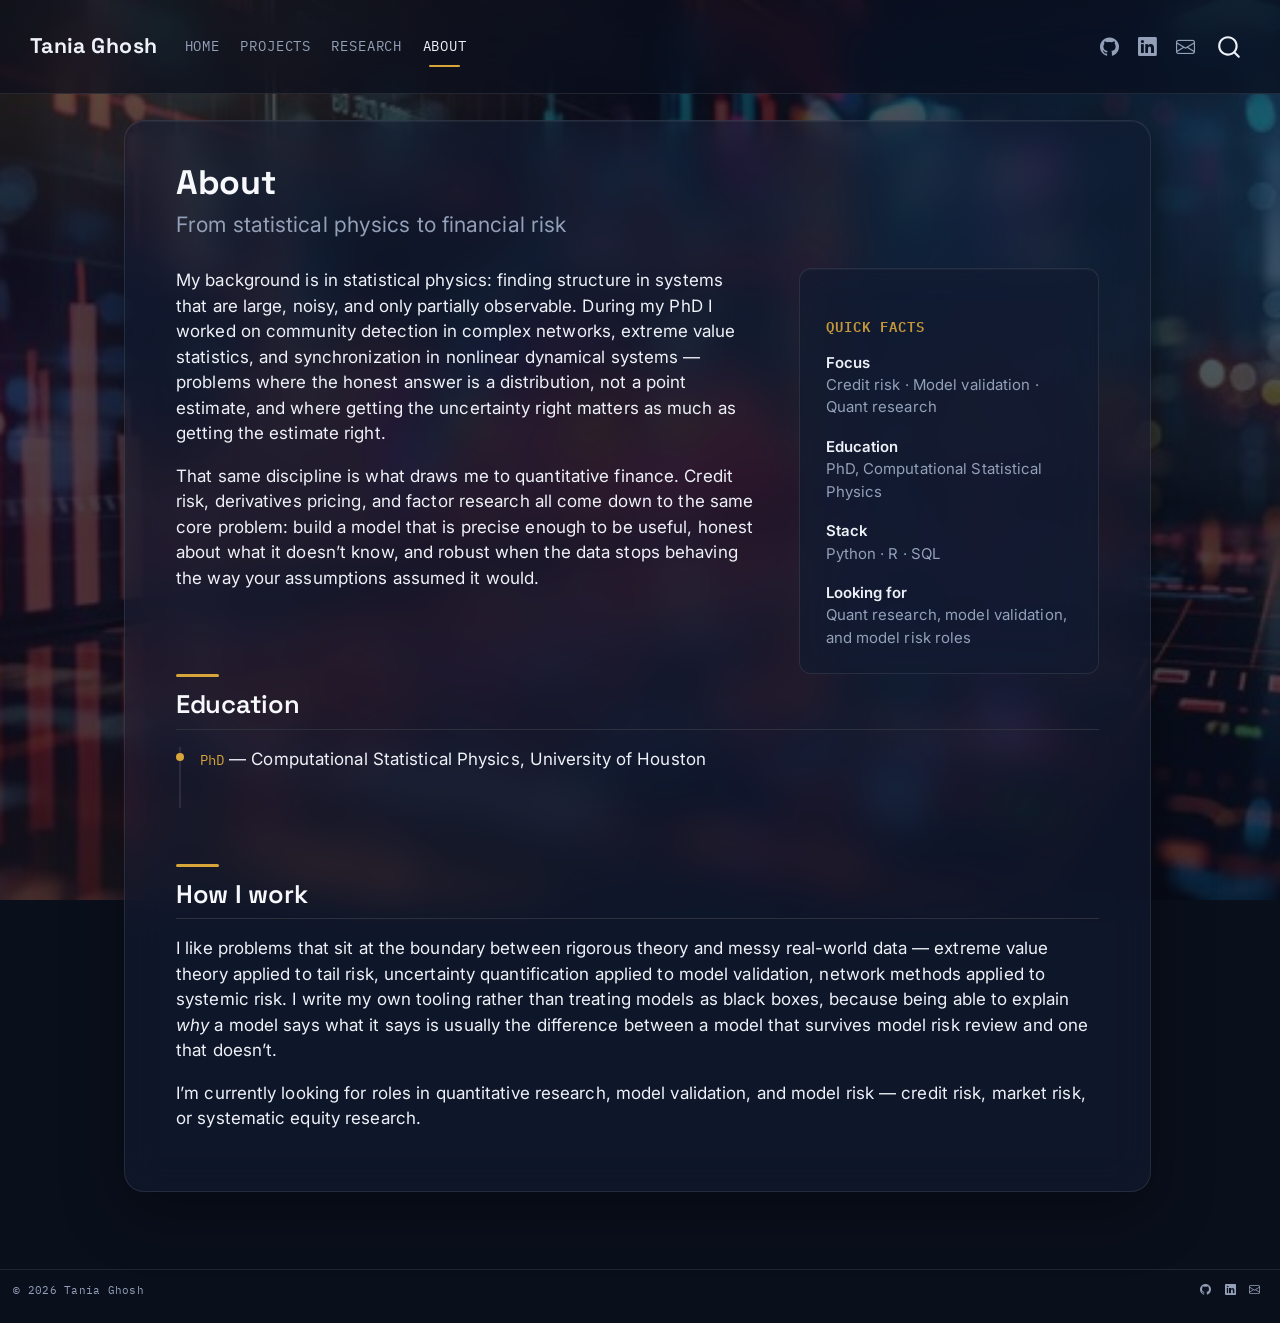
<file: about.html>
<!DOCTYPE html>
<html xmlns="http://www.w3.org/1999/xhtml" lang="en" xml:lang="en"><head>

<meta charset="utf-8">
<meta name="generator" content="quarto-1.10.18">

<meta name="viewport" content="width=device-width, initial-scale=1.0, user-scalable=yes">


<title>About – Tania Ghosh</title>
<style>
/* Default styles provided by pandoc.
** See https://pandoc.org/MANUAL.html#variables-for-html for config info.
*/
span.smallcaps{font-variant: small-caps;}
div.columns{display: flex; gap: 1.5em;}
div.column{flex: auto;}
@media screen {
div.columns{gap: min(4vw, 1.5em);}
div.column{overflow-x: auto;}
}
div.hanging-indent{margin-left: 1.5em; text-indent: -1.5em;}
ul.task-list{list-style: none;}
ul.task-list li input[type="checkbox"] {
  width: 0.8em;
  margin: 0 0.8em 0.2em -1em; /* quarto-specific, see https://github.com/quarto-dev/quarto-cli/issues/4556 */ 
  vertical-align: middle;
}
</style>


<script src="site_libs/quarto-nav/quarto-nav.js"></script>
<script src="site_libs/quarto-nav/headroom.min.js"></script>
<script src="site_libs/clipboard/clipboard.min.js"></script>
<script src="site_libs/quarto-search/autocomplete.umd.js"></script>
<script src="site_libs/quarto-search/fuse.min.js"></script>
<script src="site_libs/quarto-search/quarto-search.js"></script>
<meta name="quarto:offset" content="./">
<link href="./favicon.svg" rel="icon" type="image/svg+xml">
<script src="site_libs/quarto-html/quarto.js" type="module"></script>
<script src="site_libs/quarto-html/tabsets/tabsets.js" type="module"></script>
<script src="site_libs/quarto-html/popper.min.js"></script>
<script src="site_libs/quarto-html/tippy.umd.min.js"></script>
<script src="site_libs/quarto-html/anchor.min.js"></script>
<link href="site_libs/quarto-html/tippy.css" rel="stylesheet">
<link href="site_libs/quarto-html/quarto-syntax-highlighting-dark-079a207a29a081ff57bef15430bac181.css" rel="stylesheet" id="quarto-text-highlighting-styles">
<script src="site_libs/bootstrap/bootstrap.min.js"></script>
<link href="site_libs/bootstrap/bootstrap-icons.css" rel="stylesheet">
<link href="site_libs/bootstrap/bootstrap-4189dc5c8f2444532a4914d5a8d184c8.min.css" rel="stylesheet" append-hash="true" id="quarto-bootstrap" data-mode="dark">
<script id="quarto-search-options" type="application/json">{
  "location": "navbar",
  "copy-button": false,
  "collapse-after": 3,
  "panel-placement": "end",
  "type": "overlay",
  "limit": 50,
  "keyboard-shortcut": [
    "f",
    "/",
    "s"
  ],
  "show-item-context": false,
  "language": {
    "search-no-results-text": "No results",
    "search-matching-documents-text": "matching documents",
    "search-copy-link-title": "Copy link to search",
    "search-hide-matches-text": "Hide additional matches",
    "search-more-match-text": "more match in this document",
    "search-more-matches-text": "more matches in this document",
    "search-clear-button-title": "Clear",
    "search-text-placeholder": "",
    "search-detached-cancel-button-title": "Cancel",
    "search-submit-button-title": "Submit",
    "search-label": "Search"
  }
}</script>
<style>html{ scroll-behavior: smooth; }</style>
<link rel="preconnect" href="https://fonts.googleapis.com">
<link rel="preconnect" href="https://fonts.gstatic.com" crossorigin="">
<link href="https://fonts.googleapis.com/css2?family=Space+Grotesk:wght@500;600;700&amp;family=Inter:wght@400;500;600&amp;family=IBM+Plex+Mono:wght@400;500&amp;display=swap" rel="stylesheet">


<link rel="stylesheet" href="styles.css">
</head>

<body class="nav-fixed fullcontent quarto-light">

<div id="quarto-search-results"></div>
  <header id="quarto-header" class="headroom fixed-top">
    <nav class="navbar navbar-expand-lg " data-bs-theme="dark">
      <div class="navbar-container container-fluid">
      <div class="navbar-brand-container mx-auto">
    <a class="navbar-brand" href="./index.html">
    <span class="navbar-title">Tania Ghosh</span>
    </a>
  </div>
            <div id="quarto-search" class="" title="Search"></div>
          <button class="navbar-toggler" type="button" data-bs-toggle="collapse" data-bs-target="#navbarCollapse" aria-controls="navbarCollapse" role="menu" aria-expanded="false" aria-label="Toggle navigation" onclick="if (window.quartoToggleHeadroom) { window.quartoToggleHeadroom(); }">
  <span class="navbar-toggler-icon"></span>
</button>
          <div class="collapse navbar-collapse" id="navbarCollapse">
            <ul class="navbar-nav navbar-nav-scroll me-auto">
  <li class="nav-item">
    <a class="nav-link" href="./index.html"> 
<span class="menu-text">Home</span></a>
  </li>  
  <li class="nav-item">
    <a class="nav-link" href="./projects/index.html"> 
<span class="menu-text">Projects</span></a>
  </li>  
  <li class="nav-item">
    <a class="nav-link" href="./research.html"> 
<span class="menu-text">Research</span></a>
  </li>  
  <li class="nav-item">
    <a class="nav-link active" href="./about.html" aria-current="page"> 
<span class="menu-text">About</span></a>
  </li>  
</ul>
            <ul class="navbar-nav navbar-nav-scroll ms-auto">
  <li class="nav-item compact">
    <a class="nav-link" href="https://github.com/ghoshtania"> <i class="bi bi-github" role="img" aria-label="GitHub">
</i> 
<span class="menu-text"></span></a>
  </li>  
  <li class="nav-item compact">
    <a class="nav-link" href="https://www.linkedin.com/in/ghoshtania96/"> <i class="bi bi-linkedin" role="img" aria-label="LinkedIn">
</i> 
<span class="menu-text"></span></a>
  </li>  
  <li class="nav-item compact">
    <a class="nav-link" href="mailto:ghoshtania96@gmail.com"> <i class="bi bi-envelope" role="img" aria-label="Email">
</i> 
<span class="menu-text"></span></a>
  </li>  
</ul>
          </div> <!-- /navcollapse -->
            <div class="quarto-navbar-tools">
</div>
      </div> <!-- /container-fluid -->
    </nav>
</header>
<!-- content -->
<div id="quarto-content" class="quarto-container page-columns page-rows-contents page-layout-article page-navbar">
<!-- sidebar -->
<!-- margin-sidebar -->
    
<!-- main -->
<main class="content" id="quarto-document-content">

<header id="title-block-header" class="quarto-title-block default">
<div class="quarto-title">
<h1 class="title">About</h1>
<p class="subtitle lead">From statistical physics to financial risk</p>
</div>



<div class="quarto-title-meta">

    
  
    
  </div>
  


</header>


<div class="about-flex">
<div class="about-flex-main">
<p>My background is in statistical physics: finding structure in systems that are large, noisy, and only partially observable. During my PhD I worked on community detection in complex networks, extreme value statistics, and synchronization in nonlinear dynamical systems — problems where the honest answer is a distribution, not a point estimate, and where getting the uncertainty right matters as much as getting the estimate right.</p>
<p>That same discipline is what draws me to quantitative finance. Credit risk, derivatives pricing, and factor research all come down to the same core problem: build a model that is precise enough to be useful, honest about what it doesn’t know, and robust when the data stops behaving the way your assumptions assumed it would.</p>
</div>
<section id="quick-facts" class="level4 quick-facts">
<h4 class="anchored" data-anchor-id="quick-facts">Quick facts</h4>
<p><strong>Focus</strong><br>
Credit risk · Model validation · Quant research</p>
<p><strong>Education</strong><br>
PhD, Computational Statistical Physics</p>
<p><strong>Stack</strong><br>
Python · R · SQL</p>
<p><strong>Looking for</strong><br>
Quant research, model validation, and model risk roles</p>
</section>
</div>
<section id="education" class="level2">
<h2 class="anchored" data-anchor-id="education">Education</h2>
<div class="timeline-item">
<p><span class="year">PhD</span> — Computational Statistical Physics, University of Houston</p>
</div>
</section>
<section id="how-i-work" class="level2">
<h2 class="anchored" data-anchor-id="how-i-work">How I work</h2>
<p>I like problems that sit at the boundary between rigorous theory and messy real-world data — extreme value theory applied to tail risk, uncertainty quantification applied to model validation, network methods applied to systemic risk. I write my own tooling rather than treating models as black boxes, because being able to explain <em>why</em> a model says what it says is usually the difference between a model that survives model risk review and one that doesn’t.</p>
<p>I’m currently looking for roles in quantitative research, model validation, and model risk — credit risk, market risk, or systematic equity research.</p>


</section>

</main> <!-- /main -->
<script id="quarto-html-after-body" type="application/javascript">
  window.document.addEventListener("DOMContentLoaded", function (event) {
    const icon = "";
    const anchorJS = new window.AnchorJS();
    anchorJS.options = {
      placement: 'right',
      icon: icon
    };
    anchorJS.add('.anchored');
    const isCodeAnnotation = (el) => {
      for (const clz of el.classList) {
        if (clz.startsWith('code-annotation-')) {                     
          return true;
        }
      }
      return false;
    }
    const onCopySuccess = function(e) {
      // button target
      const button = e.trigger;
      // don't keep focus
      button.blur();
      // flash "checked"
      button.classList.add('code-copy-button-checked');
      var currentTitle = button.getAttribute("title");
      button.setAttribute("title", "Copied!");
      let tooltip;
      if (window.bootstrap) {
        button.setAttribute("data-bs-toggle", "tooltip");
        button.setAttribute("data-bs-placement", "left");
        button.setAttribute("data-bs-title", "Copied!");
        tooltip = new bootstrap.Tooltip(button, 
          { trigger: "manual", 
            customClass: "code-copy-button-tooltip",
            offset: [0, -8]});
        tooltip.show();    
      }
      setTimeout(function() {
        if (tooltip) {
          tooltip.hide();
          button.removeAttribute("data-bs-title");
          button.removeAttribute("data-bs-toggle");
          button.removeAttribute("data-bs-placement");
        }
        button.setAttribute("title", currentTitle);
        button.classList.remove('code-copy-button-checked');
      }, 1000);
      // clear code selection
      e.clearSelection();
    }
    const getTextToCopy = function(trigger) {
      const outerScaffold = trigger.parentElement.cloneNode(true);
      const codeEl = outerScaffold.querySelector('code');
      for (const childEl of codeEl.children) {
        if (isCodeAnnotation(childEl)) {
          childEl.remove();
        }
      }
      return codeEl.innerText;
    }
    const clipboard = new window.ClipboardJS('.code-copy-button:not([data-in-quarto-modal])', {
      text: getTextToCopy
    });
    clipboard.on('success', onCopySuccess);
    if (window.document.getElementById('quarto-embedded-source-code-modal')) {
      const clipboardModal = new window.ClipboardJS('.code-copy-button[data-in-quarto-modal]', {
        text: getTextToCopy,
        container: window.document.getElementById('quarto-embedded-source-code-modal')
      });
      clipboardModal.on('success', onCopySuccess);
    }
      var localhostRegex = new RegExp(/^(?:http|https):\/\/localhost\:?[0-9]*\//);
      var mailtoRegex = new RegExp(/^mailto:/);
        var filterRegex = new RegExp("https:\/\/ghoshtania\.github\.io");
      var isInternal = (href) => {
          return filterRegex.test(href) || localhostRegex.test(href) || mailtoRegex.test(href);
      }
      // Inspect non-navigation links and adorn them if external
     var links = window.document.querySelectorAll('a[href]:not(.nav-link):not(.navbar-brand):not(.toc-action):not(.sidebar-link):not(.sidebar-item-toggle):not(.pagination-link):not(.no-external):not([aria-hidden]):not(.dropdown-item):not(.quarto-navigation-tool):not(.about-link)');
      for (var i=0; i<links.length; i++) {
        const link = links[i];
        if (!isInternal(link.href)) {
          // undo the damage that might have been done by quarto-nav.js in the case of
          // links that we want to consider external
          if (link.dataset.originalHref !== undefined) {
            link.href = link.dataset.originalHref;
          }
        }
      }
    function tippyHover(el, contentFn, onTriggerFn, onUntriggerFn) {
      const config = {
        allowHTML: true,
        maxWidth: 500,
        delay: 100,
        arrow: false,
        appendTo: function(el) {
            return el.parentElement;
        },
        interactive: true,
        interactiveBorder: 10,
        theme: 'quarto',
        placement: 'bottom-start',
      };
      if (contentFn) {
        config.content = contentFn;
      }
      if (onTriggerFn) {
        config.onTrigger = onTriggerFn;
      }
      if (onUntriggerFn) {
        config.onUntrigger = onUntriggerFn;
      }
      window.tippy(el, config); 
    }
    const noterefs = window.document.querySelectorAll('a[role="doc-noteref"]');
    for (var i=0; i<noterefs.length; i++) {
      const ref = noterefs[i];
      tippyHover(ref, function() {
        // use id or data attribute instead here
        let href = ref.getAttribute('data-footnote-href') || ref.getAttribute('href');
        try { href = new URL(href).hash; } catch {}
        const id = href.replace(/^#\/?/, "");
        const note = window.document.getElementById(id);
        if (note) {
          return note.innerHTML;
        } else {
          return "";
        }
      });
    }
    const xrefs = window.document.querySelectorAll('a.quarto-xref');
    const processXRef = (id, note) => {
      // Strip column container classes
      const stripColumnClz = (el) => {
        el.classList.remove("page-full", "page-columns");
        if (el.children) {
          for (const child of el.children) {
            stripColumnClz(child);
          }
        }
      }
      stripColumnClz(note)
      if (id === null || id.startsWith('sec-')) {
        // Special case sections, only their first couple elements
        const container = document.createElement("div");
        if (note.children && note.children.length > 2) {
          container.appendChild(note.children[0].cloneNode(true));
          for (let i = 1; i < note.children.length; i++) {
            const child = note.children[i];
            if (child.tagName === "P" && child.innerText === "") {
              continue;
            } else {
              container.appendChild(child.cloneNode(true));
              break;
            }
          }
          if (window.Quarto?.typesetMath) {
            window.Quarto.typesetMath(container);
          }
          return container.innerHTML
        } else {
          if (window.Quarto?.typesetMath) {
            window.Quarto.typesetMath(note);
          }
          return note.innerHTML;
        }
      } else {
        // Remove any anchor links if they are present
        const anchorLink = note.querySelector('a.anchorjs-link');
        if (anchorLink) {
          anchorLink.remove();
        }
        if (window.Quarto?.typesetMath) {
          window.Quarto.typesetMath(note);
        }
        if (note.classList.contains("callout")) {
          return note.outerHTML;
        } else {
          return note.innerHTML;
        }
      }
    }
    for (var i=0; i<xrefs.length; i++) {
      const xref = xrefs[i];
      tippyHover(xref, undefined, function(instance) {
        instance.disable();
        let url = xref.getAttribute('href');
        let hash = undefined; 
        if (url.startsWith('#')) {
          hash = url;
        } else {
          try { hash = new URL(url).hash; } catch {}
        }
        if (hash) {
          const id = hash.replace(/^#\/?/, "");
          const note = window.document.getElementById(id);
          if (note !== null) {
            try {
              const html = processXRef(id, note.cloneNode(true));
              instance.setContent(html);
            } finally {
              instance.enable();
              instance.show();
            }
          } else {
            // See if we can fetch this
            fetch(url.split('#')[0])
            .then(res => res.text())
            .then(html => {
              const parser = new DOMParser();
              const htmlDoc = parser.parseFromString(html, "text/html");
              const note = htmlDoc.getElementById(id);
              if (note !== null) {
                const html = processXRef(id, note);
                instance.setContent(html);
              } 
            }).finally(() => {
              instance.enable();
              instance.show();
            });
          }
        } else {
          // See if we can fetch a full url (with no hash to target)
          // This is a special case and we should probably do some content thinning / targeting
          fetch(url)
          .then(res => res.text())
          .then(html => {
            const parser = new DOMParser();
            const htmlDoc = parser.parseFromString(html, "text/html");
            const note = htmlDoc.querySelector('main.content');
            if (note !== null) {
              // This should only happen for chapter cross references
              // (since there is no id in the URL)
              // remove the first header
              if (note.children.length > 0 && note.children[0].tagName === "HEADER") {
                note.children[0].remove();
              }
              const html = processXRef(null, note);
              instance.setContent(html);
            } 
          }).finally(() => {
            instance.enable();
            instance.show();
          });
        }
      }, function(instance) {
      });
    }
        let selectedAnnoteEl;
        const selectorForAnnotation = ( cell, annotation) => {
          let cellAttr = 'data-code-cell="' + cell + '"';
          let lineAttr = 'data-code-annotation="' +  annotation + '"';
          const selector = 'span[' + cellAttr + '][' + lineAttr + ']';
          return selector;
        }
        const selectCodeLines = (annoteEl) => {
          const doc = window.document;
          const targetCell = annoteEl.getAttribute("data-target-cell");
          const targetAnnotation = annoteEl.getAttribute("data-target-annotation");
          const annoteSpan = window.document.querySelector(selectorForAnnotation(targetCell, targetAnnotation));
          const lines = annoteSpan.getAttribute("data-code-lines").split(",");
          const lineIds = lines.map((line) => {
            return targetCell + "-" + line;
          })
          let top = null;
          let height = null;
          let parent = null;
          if (lineIds.length > 0) {
              //compute the position of the single el (top and bottom and make a div)
              const el = window.document.getElementById(lineIds[0]);
              top = el.offsetTop;
              height = el.offsetHeight;
              parent = el.parentElement.parentElement;
            if (lineIds.length > 1) {
              const lastEl = window.document.getElementById(lineIds[lineIds.length - 1]);
              const bottom = lastEl.offsetTop + lastEl.offsetHeight;
              height = bottom - top;
            }
            if (top !== null && height !== null && parent !== null) {
              // cook up a div (if necessary) and position it 
              let div = window.document.getElementById("code-annotation-line-highlight");
              if (div === null) {
                div = window.document.createElement("div");
                div.setAttribute("id", "code-annotation-line-highlight");
                div.style.position = 'absolute';
                parent.appendChild(div);
              }
              div.style.top = top - 2 + "px";
              div.style.height = height + 4 + "px";
              div.style.left = 0;
              let gutterDiv = window.document.getElementById("code-annotation-line-highlight-gutter");
              if (gutterDiv === null) {
                gutterDiv = window.document.createElement("div");
                gutterDiv.setAttribute("id", "code-annotation-line-highlight-gutter");
                gutterDiv.style.position = 'absolute';
                const codeCell = window.document.getElementById(targetCell);
                const gutter = codeCell.querySelector('.code-annotation-gutter');
                gutter.appendChild(gutterDiv);
              }
              gutterDiv.style.top = top - 2 + "px";
              gutterDiv.style.height = height + 4 + "px";
            }
            selectedAnnoteEl = annoteEl;
          }
        };
        const unselectCodeLines = () => {
          const elementsIds = ["code-annotation-line-highlight", "code-annotation-line-highlight-gutter"];
          elementsIds.forEach((elId) => {
            const div = window.document.getElementById(elId);
            if (div) {
              div.remove();
            }
          });
          selectedAnnoteEl = undefined;
        };
          // Handle positioning of the toggle
      window.addEventListener(
        "resize",
        throttle(() => {
          elRect = undefined;
          if (selectedAnnoteEl) {
            selectCodeLines(selectedAnnoteEl);
          }
        }, 10)
      );
      function throttle(fn, ms) {
      let throttle = false;
      let timer;
        return (...args) => {
          if(!throttle) { // first call gets through
              fn.apply(this, args);
              throttle = true;
          } else { // all the others get throttled
              if(timer) clearTimeout(timer); // cancel #2
              timer = setTimeout(() => {
                fn.apply(this, args);
                timer = throttle = false;
              }, ms);
          }
        };
      }
        // Attach click handler to the DT
        const annoteDls = window.document.querySelectorAll('dt[data-target-cell]');
        for (const annoteDlNode of annoteDls) {
          annoteDlNode.addEventListener('click', (event) => {
            const clickedEl = event.target;
            if (clickedEl !== selectedAnnoteEl) {
              unselectCodeLines();
              const activeEl = window.document.querySelector('dt[data-target-cell].code-annotation-active');
              if (activeEl) {
                activeEl.classList.remove('code-annotation-active');
              }
              selectCodeLines(clickedEl);
              clickedEl.classList.add('code-annotation-active');
            } else {
              // Unselect the line
              unselectCodeLines();
              clickedEl.classList.remove('code-annotation-active');
            }
          });
        }
    const findCites = (el) => {
      const parentEl = el.parentElement;
      if (parentEl) {
        const cites = parentEl.dataset.cites;
        if (cites) {
          return {
            el,
            cites: cites.split(' ')
          };
        } else {
          return findCites(el.parentElement)
        }
      } else {
        return undefined;
      }
    };
    var bibliorefs = window.document.querySelectorAll('a[role="doc-biblioref"]');
    for (var i=0; i<bibliorefs.length; i++) {
      const ref = bibliorefs[i];
      const citeInfo = findCites(ref);
      if (citeInfo) {
        tippyHover(citeInfo.el, function() {
          var popup = window.document.createElement('div');
          citeInfo.cites.forEach(function(cite) {
            var citeDiv = window.document.createElement('div');
            citeDiv.classList.add('hanging-indent');
            citeDiv.classList.add('csl-entry');
            var biblioDiv = window.document.getElementById('ref-' + cite);
            if (biblioDiv) {
              citeDiv.innerHTML = biblioDiv.innerHTML;
            }
            popup.appendChild(citeDiv);
          });
          return popup.innerHTML;
        });
      }
    }
  });
  </script>
</div> <!-- /content -->
<footer class="footer">
  <div class="nav-footer">
    <div class="nav-footer-left">
<p>© 2026 Tania Ghosh</p>
</div>   
    <div class="nav-footer-center">
      &nbsp;
    </div>
    <div class="nav-footer-right">
      <ul class="footer-items list-unstyled">
    <li class="nav-item compact">
    <a class="nav-link" href="https://github.com/ghoshtania">
      <i class="bi bi-github" role="img">
</i> 
    </a>
  </li>  
    <li class="nav-item compact">
    <a class="nav-link" href="https://www.linkedin.com/in/ghoshtania96/">
      <i class="bi bi-linkedin" role="img">
</i> 
    </a>
  </li>  
    <li class="nav-item compact">
    <a class="nav-link" href="mailto:ghoshtania96@gmail.com">
      <i class="bi bi-envelope" role="img">
</i> 
    </a>
  </li>  
</ul>
    </div>
  </div>
</footer>




<script src="site_libs/quarto-html/zenscroll-min.js"></script>
</body></html>
</file>
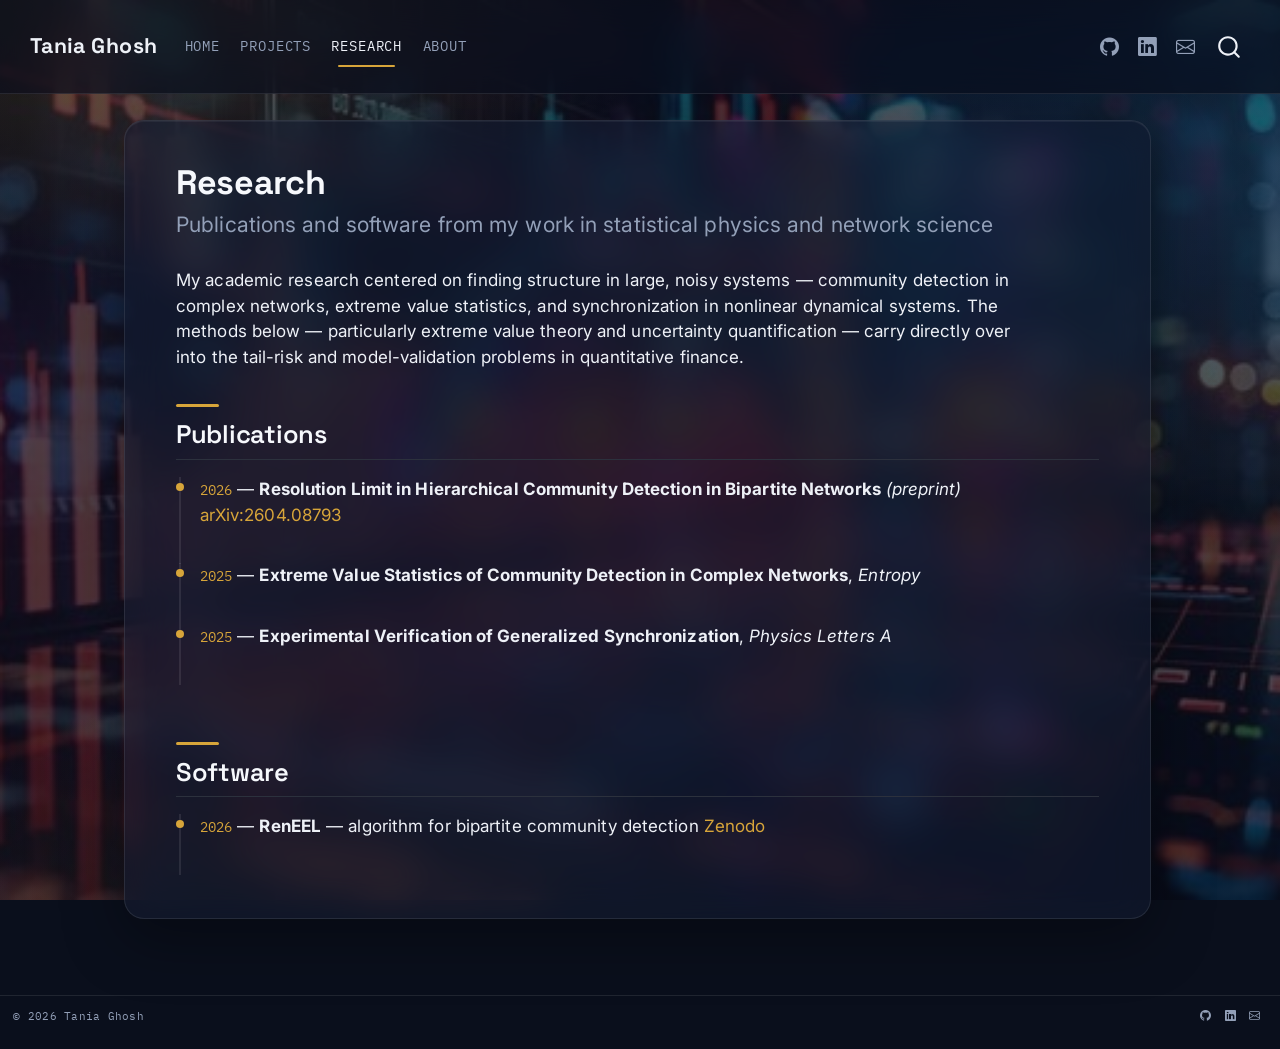
<file: research.html>
<!DOCTYPE html>
<html xmlns="http://www.w3.org/1999/xhtml" lang="en" xml:lang="en"><head>

<meta charset="utf-8">
<meta name="generator" content="quarto-1.10.18">

<meta name="viewport" content="width=device-width, initial-scale=1.0, user-scalable=yes">


<title>Research – Tania Ghosh</title>
<style>
/* Default styles provided by pandoc.
** See https://pandoc.org/MANUAL.html#variables-for-html for config info.
*/
span.smallcaps{font-variant: small-caps;}
div.columns{display: flex; gap: 1.5em;}
div.column{flex: auto;}
@media screen {
div.columns{gap: min(4vw, 1.5em);}
div.column{overflow-x: auto;}
}
div.hanging-indent{margin-left: 1.5em; text-indent: -1.5em;}
ul.task-list{list-style: none;}
ul.task-list li input[type="checkbox"] {
  width: 0.8em;
  margin: 0 0.8em 0.2em -1em; /* quarto-specific, see https://github.com/quarto-dev/quarto-cli/issues/4556 */ 
  vertical-align: middle;
}
</style>


<script src="site_libs/quarto-nav/quarto-nav.js"></script>
<script src="site_libs/quarto-nav/headroom.min.js"></script>
<script src="site_libs/clipboard/clipboard.min.js"></script>
<script src="site_libs/quarto-search/autocomplete.umd.js"></script>
<script src="site_libs/quarto-search/fuse.min.js"></script>
<script src="site_libs/quarto-search/quarto-search.js"></script>
<meta name="quarto:offset" content="./">
<link href="./favicon.svg" rel="icon" type="image/svg+xml">
<script src="site_libs/quarto-html/quarto.js" type="module"></script>
<script src="site_libs/quarto-html/tabsets/tabsets.js" type="module"></script>
<script src="site_libs/quarto-html/popper.min.js"></script>
<script src="site_libs/quarto-html/tippy.umd.min.js"></script>
<script src="site_libs/quarto-html/anchor.min.js"></script>
<link href="site_libs/quarto-html/tippy.css" rel="stylesheet">
<link href="site_libs/quarto-html/quarto-syntax-highlighting-dark-079a207a29a081ff57bef15430bac181.css" rel="stylesheet" id="quarto-text-highlighting-styles">
<script src="site_libs/bootstrap/bootstrap.min.js"></script>
<link href="site_libs/bootstrap/bootstrap-icons.css" rel="stylesheet">
<link href="site_libs/bootstrap/bootstrap-4189dc5c8f2444532a4914d5a8d184c8.min.css" rel="stylesheet" append-hash="true" id="quarto-bootstrap" data-mode="dark">
<script id="quarto-search-options" type="application/json">{
  "location": "navbar",
  "copy-button": false,
  "collapse-after": 3,
  "panel-placement": "end",
  "type": "overlay",
  "limit": 50,
  "keyboard-shortcut": [
    "f",
    "/",
    "s"
  ],
  "show-item-context": false,
  "language": {
    "search-no-results-text": "No results",
    "search-matching-documents-text": "matching documents",
    "search-copy-link-title": "Copy link to search",
    "search-hide-matches-text": "Hide additional matches",
    "search-more-match-text": "more match in this document",
    "search-more-matches-text": "more matches in this document",
    "search-clear-button-title": "Clear",
    "search-text-placeholder": "",
    "search-detached-cancel-button-title": "Cancel",
    "search-submit-button-title": "Submit",
    "search-label": "Search"
  }
}</script>
<style>html{ scroll-behavior: smooth; }</style>
<link rel="preconnect" href="https://fonts.googleapis.com">
<link rel="preconnect" href="https://fonts.gstatic.com" crossorigin="">
<link href="https://fonts.googleapis.com/css2?family=Space+Grotesk:wght@500;600;700&amp;family=Inter:wght@400;500;600&amp;family=IBM+Plex+Mono:wght@400;500&amp;display=swap" rel="stylesheet">


<link rel="stylesheet" href="styles.css">
</head>

<body class="nav-fixed fullcontent quarto-light">

<div id="quarto-search-results"></div>
  <header id="quarto-header" class="headroom fixed-top">
    <nav class="navbar navbar-expand-lg " data-bs-theme="dark">
      <div class="navbar-container container-fluid">
      <div class="navbar-brand-container mx-auto">
    <a class="navbar-brand" href="./index.html">
    <span class="navbar-title">Tania Ghosh</span>
    </a>
  </div>
            <div id="quarto-search" class="" title="Search"></div>
          <button class="navbar-toggler" type="button" data-bs-toggle="collapse" data-bs-target="#navbarCollapse" aria-controls="navbarCollapse" role="menu" aria-expanded="false" aria-label="Toggle navigation" onclick="if (window.quartoToggleHeadroom) { window.quartoToggleHeadroom(); }">
  <span class="navbar-toggler-icon"></span>
</button>
          <div class="collapse navbar-collapse" id="navbarCollapse">
            <ul class="navbar-nav navbar-nav-scroll me-auto">
  <li class="nav-item">
    <a class="nav-link" href="./index.html"> 
<span class="menu-text">Home</span></a>
  </li>  
  <li class="nav-item">
    <a class="nav-link" href="./projects/index.html"> 
<span class="menu-text">Projects</span></a>
  </li>  
  <li class="nav-item">
    <a class="nav-link active" href="./research.html" aria-current="page"> 
<span class="menu-text">Research</span></a>
  </li>  
  <li class="nav-item">
    <a class="nav-link" href="./about.html"> 
<span class="menu-text">About</span></a>
  </li>  
</ul>
            <ul class="navbar-nav navbar-nav-scroll ms-auto">
  <li class="nav-item compact">
    <a class="nav-link" href="https://github.com/ghoshtania"> <i class="bi bi-github" role="img" aria-label="GitHub">
</i> 
<span class="menu-text"></span></a>
  </li>  
  <li class="nav-item compact">
    <a class="nav-link" href="https://www.linkedin.com/in/ghoshtania96/"> <i class="bi bi-linkedin" role="img" aria-label="LinkedIn">
</i> 
<span class="menu-text"></span></a>
  </li>  
  <li class="nav-item compact">
    <a class="nav-link" href="mailto:ghoshtania96@gmail.com"> <i class="bi bi-envelope" role="img" aria-label="Email">
</i> 
<span class="menu-text"></span></a>
  </li>  
</ul>
          </div> <!-- /navcollapse -->
            <div class="quarto-navbar-tools">
</div>
      </div> <!-- /container-fluid -->
    </nav>
</header>
<!-- content -->
<div id="quarto-content" class="quarto-container page-columns page-rows-contents page-layout-article page-navbar">
<!-- sidebar -->
<!-- margin-sidebar -->
    
<!-- main -->
<main class="content" id="quarto-document-content">

<header id="title-block-header" class="quarto-title-block default">
<div class="quarto-title">
<h1 class="title">Research</h1>
<p class="subtitle lead">Publications and software from my work in statistical physics and network science</p>
</div>



<div class="quarto-title-meta">

    
  
    
  </div>
  


</header>


<p>My academic research centered on finding structure in large, noisy systems — community detection in complex networks, extreme value statistics, and synchronization in nonlinear dynamical systems. The methods below — particularly extreme value theory and uncertainty quantification — carry directly over into the tail-risk and model-validation problems in quantitative finance.</p>
<section id="publications" class="level2">
<h2 class="anchored" data-anchor-id="publications">Publications</h2>
<div class="timeline-item">
<p><span class="year">2026</span> — <strong>Resolution Limit in Hierarchical Community Detection in Bipartite Networks</strong> <em>(preprint)</em> <a href="https://arxiv.org/abs/2604.08793">arXiv:2604.08793</a></p>
</div>
<div class="timeline-item">
<p><span class="year">2025</span> — <strong>Extreme Value Statistics of Community Detection in Complex Networks</strong>, <em>Entropy</em></p>
</div>
<div class="timeline-item">
<p><span class="year">2025</span> — <strong>Experimental Verification of Generalized Synchronization</strong>, <em>Physics Letters A</em></p>
</div>
</section>
<section id="software" class="level2">
<h2 class="anchored" data-anchor-id="software">Software</h2>
<div class="timeline-item">
<p><span class="year">2026</span> — <strong>RenEEL</strong> — algorithm for bipartite community detection <a href="https://doi.org/10.5281/zenodo.19615030">Zenodo</a></p>
</div>


</section>

</main> <!-- /main -->
<script id="quarto-html-after-body" type="application/javascript">
  window.document.addEventListener("DOMContentLoaded", function (event) {
    const icon = "";
    const anchorJS = new window.AnchorJS();
    anchorJS.options = {
      placement: 'right',
      icon: icon
    };
    anchorJS.add('.anchored');
    const isCodeAnnotation = (el) => {
      for (const clz of el.classList) {
        if (clz.startsWith('code-annotation-')) {                     
          return true;
        }
      }
      return false;
    }
    const onCopySuccess = function(e) {
      // button target
      const button = e.trigger;
      // don't keep focus
      button.blur();
      // flash "checked"
      button.classList.add('code-copy-button-checked');
      var currentTitle = button.getAttribute("title");
      button.setAttribute("title", "Copied!");
      let tooltip;
      if (window.bootstrap) {
        button.setAttribute("data-bs-toggle", "tooltip");
        button.setAttribute("data-bs-placement", "left");
        button.setAttribute("data-bs-title", "Copied!");
        tooltip = new bootstrap.Tooltip(button, 
          { trigger: "manual", 
            customClass: "code-copy-button-tooltip",
            offset: [0, -8]});
        tooltip.show();    
      }
      setTimeout(function() {
        if (tooltip) {
          tooltip.hide();
          button.removeAttribute("data-bs-title");
          button.removeAttribute("data-bs-toggle");
          button.removeAttribute("data-bs-placement");
        }
        button.setAttribute("title", currentTitle);
        button.classList.remove('code-copy-button-checked');
      }, 1000);
      // clear code selection
      e.clearSelection();
    }
    const getTextToCopy = function(trigger) {
      const outerScaffold = trigger.parentElement.cloneNode(true);
      const codeEl = outerScaffold.querySelector('code');
      for (const childEl of codeEl.children) {
        if (isCodeAnnotation(childEl)) {
          childEl.remove();
        }
      }
      return codeEl.innerText;
    }
    const clipboard = new window.ClipboardJS('.code-copy-button:not([data-in-quarto-modal])', {
      text: getTextToCopy
    });
    clipboard.on('success', onCopySuccess);
    if (window.document.getElementById('quarto-embedded-source-code-modal')) {
      const clipboardModal = new window.ClipboardJS('.code-copy-button[data-in-quarto-modal]', {
        text: getTextToCopy,
        container: window.document.getElementById('quarto-embedded-source-code-modal')
      });
      clipboardModal.on('success', onCopySuccess);
    }
      var localhostRegex = new RegExp(/^(?:http|https):\/\/localhost\:?[0-9]*\//);
      var mailtoRegex = new RegExp(/^mailto:/);
        var filterRegex = new RegExp("https:\/\/ghoshtania\.github\.io");
      var isInternal = (href) => {
          return filterRegex.test(href) || localhostRegex.test(href) || mailtoRegex.test(href);
      }
      // Inspect non-navigation links and adorn them if external
     var links = window.document.querySelectorAll('a[href]:not(.nav-link):not(.navbar-brand):not(.toc-action):not(.sidebar-link):not(.sidebar-item-toggle):not(.pagination-link):not(.no-external):not([aria-hidden]):not(.dropdown-item):not(.quarto-navigation-tool):not(.about-link)');
      for (var i=0; i<links.length; i++) {
        const link = links[i];
        if (!isInternal(link.href)) {
          // undo the damage that might have been done by quarto-nav.js in the case of
          // links that we want to consider external
          if (link.dataset.originalHref !== undefined) {
            link.href = link.dataset.originalHref;
          }
        }
      }
    function tippyHover(el, contentFn, onTriggerFn, onUntriggerFn) {
      const config = {
        allowHTML: true,
        maxWidth: 500,
        delay: 100,
        arrow: false,
        appendTo: function(el) {
            return el.parentElement;
        },
        interactive: true,
        interactiveBorder: 10,
        theme: 'quarto',
        placement: 'bottom-start',
      };
      if (contentFn) {
        config.content = contentFn;
      }
      if (onTriggerFn) {
        config.onTrigger = onTriggerFn;
      }
      if (onUntriggerFn) {
        config.onUntrigger = onUntriggerFn;
      }
      window.tippy(el, config); 
    }
    const noterefs = window.document.querySelectorAll('a[role="doc-noteref"]');
    for (var i=0; i<noterefs.length; i++) {
      const ref = noterefs[i];
      tippyHover(ref, function() {
        // use id or data attribute instead here
        let href = ref.getAttribute('data-footnote-href') || ref.getAttribute('href');
        try { href = new URL(href).hash; } catch {}
        const id = href.replace(/^#\/?/, "");
        const note = window.document.getElementById(id);
        if (note) {
          return note.innerHTML;
        } else {
          return "";
        }
      });
    }
    const xrefs = window.document.querySelectorAll('a.quarto-xref');
    const processXRef = (id, note) => {
      // Strip column container classes
      const stripColumnClz = (el) => {
        el.classList.remove("page-full", "page-columns");
        if (el.children) {
          for (const child of el.children) {
            stripColumnClz(child);
          }
        }
      }
      stripColumnClz(note)
      if (id === null || id.startsWith('sec-')) {
        // Special case sections, only their first couple elements
        const container = document.createElement("div");
        if (note.children && note.children.length > 2) {
          container.appendChild(note.children[0].cloneNode(true));
          for (let i = 1; i < note.children.length; i++) {
            const child = note.children[i];
            if (child.tagName === "P" && child.innerText === "") {
              continue;
            } else {
              container.appendChild(child.cloneNode(true));
              break;
            }
          }
          if (window.Quarto?.typesetMath) {
            window.Quarto.typesetMath(container);
          }
          return container.innerHTML
        } else {
          if (window.Quarto?.typesetMath) {
            window.Quarto.typesetMath(note);
          }
          return note.innerHTML;
        }
      } else {
        // Remove any anchor links if they are present
        const anchorLink = note.querySelector('a.anchorjs-link');
        if (anchorLink) {
          anchorLink.remove();
        }
        if (window.Quarto?.typesetMath) {
          window.Quarto.typesetMath(note);
        }
        if (note.classList.contains("callout")) {
          return note.outerHTML;
        } else {
          return note.innerHTML;
        }
      }
    }
    for (var i=0; i<xrefs.length; i++) {
      const xref = xrefs[i];
      tippyHover(xref, undefined, function(instance) {
        instance.disable();
        let url = xref.getAttribute('href');
        let hash = undefined; 
        if (url.startsWith('#')) {
          hash = url;
        } else {
          try { hash = new URL(url).hash; } catch {}
        }
        if (hash) {
          const id = hash.replace(/^#\/?/, "");
          const note = window.document.getElementById(id);
          if (note !== null) {
            try {
              const html = processXRef(id, note.cloneNode(true));
              instance.setContent(html);
            } finally {
              instance.enable();
              instance.show();
            }
          } else {
            // See if we can fetch this
            fetch(url.split('#')[0])
            .then(res => res.text())
            .then(html => {
              const parser = new DOMParser();
              const htmlDoc = parser.parseFromString(html, "text/html");
              const note = htmlDoc.getElementById(id);
              if (note !== null) {
                const html = processXRef(id, note);
                instance.setContent(html);
              } 
            }).finally(() => {
              instance.enable();
              instance.show();
            });
          }
        } else {
          // See if we can fetch a full url (with no hash to target)
          // This is a special case and we should probably do some content thinning / targeting
          fetch(url)
          .then(res => res.text())
          .then(html => {
            const parser = new DOMParser();
            const htmlDoc = parser.parseFromString(html, "text/html");
            const note = htmlDoc.querySelector('main.content');
            if (note !== null) {
              // This should only happen for chapter cross references
              // (since there is no id in the URL)
              // remove the first header
              if (note.children.length > 0 && note.children[0].tagName === "HEADER") {
                note.children[0].remove();
              }
              const html = processXRef(null, note);
              instance.setContent(html);
            } 
          }).finally(() => {
            instance.enable();
            instance.show();
          });
        }
      }, function(instance) {
      });
    }
        let selectedAnnoteEl;
        const selectorForAnnotation = ( cell, annotation) => {
          let cellAttr = 'data-code-cell="' + cell + '"';
          let lineAttr = 'data-code-annotation="' +  annotation + '"';
          const selector = 'span[' + cellAttr + '][' + lineAttr + ']';
          return selector;
        }
        const selectCodeLines = (annoteEl) => {
          const doc = window.document;
          const targetCell = annoteEl.getAttribute("data-target-cell");
          const targetAnnotation = annoteEl.getAttribute("data-target-annotation");
          const annoteSpan = window.document.querySelector(selectorForAnnotation(targetCell, targetAnnotation));
          const lines = annoteSpan.getAttribute("data-code-lines").split(",");
          const lineIds = lines.map((line) => {
            return targetCell + "-" + line;
          })
          let top = null;
          let height = null;
          let parent = null;
          if (lineIds.length > 0) {
              //compute the position of the single el (top and bottom and make a div)
              const el = window.document.getElementById(lineIds[0]);
              top = el.offsetTop;
              height = el.offsetHeight;
              parent = el.parentElement.parentElement;
            if (lineIds.length > 1) {
              const lastEl = window.document.getElementById(lineIds[lineIds.length - 1]);
              const bottom = lastEl.offsetTop + lastEl.offsetHeight;
              height = bottom - top;
            }
            if (top !== null && height !== null && parent !== null) {
              // cook up a div (if necessary) and position it 
              let div = window.document.getElementById("code-annotation-line-highlight");
              if (div === null) {
                div = window.document.createElement("div");
                div.setAttribute("id", "code-annotation-line-highlight");
                div.style.position = 'absolute';
                parent.appendChild(div);
              }
              div.style.top = top - 2 + "px";
              div.style.height = height + 4 + "px";
              div.style.left = 0;
              let gutterDiv = window.document.getElementById("code-annotation-line-highlight-gutter");
              if (gutterDiv === null) {
                gutterDiv = window.document.createElement("div");
                gutterDiv.setAttribute("id", "code-annotation-line-highlight-gutter");
                gutterDiv.style.position = 'absolute';
                const codeCell = window.document.getElementById(targetCell);
                const gutter = codeCell.querySelector('.code-annotation-gutter');
                gutter.appendChild(gutterDiv);
              }
              gutterDiv.style.top = top - 2 + "px";
              gutterDiv.style.height = height + 4 + "px";
            }
            selectedAnnoteEl = annoteEl;
          }
        };
        const unselectCodeLines = () => {
          const elementsIds = ["code-annotation-line-highlight", "code-annotation-line-highlight-gutter"];
          elementsIds.forEach((elId) => {
            const div = window.document.getElementById(elId);
            if (div) {
              div.remove();
            }
          });
          selectedAnnoteEl = undefined;
        };
          // Handle positioning of the toggle
      window.addEventListener(
        "resize",
        throttle(() => {
          elRect = undefined;
          if (selectedAnnoteEl) {
            selectCodeLines(selectedAnnoteEl);
          }
        }, 10)
      );
      function throttle(fn, ms) {
      let throttle = false;
      let timer;
        return (...args) => {
          if(!throttle) { // first call gets through
              fn.apply(this, args);
              throttle = true;
          } else { // all the others get throttled
              if(timer) clearTimeout(timer); // cancel #2
              timer = setTimeout(() => {
                fn.apply(this, args);
                timer = throttle = false;
              }, ms);
          }
        };
      }
        // Attach click handler to the DT
        const annoteDls = window.document.querySelectorAll('dt[data-target-cell]');
        for (const annoteDlNode of annoteDls) {
          annoteDlNode.addEventListener('click', (event) => {
            const clickedEl = event.target;
            if (clickedEl !== selectedAnnoteEl) {
              unselectCodeLines();
              const activeEl = window.document.querySelector('dt[data-target-cell].code-annotation-active');
              if (activeEl) {
                activeEl.classList.remove('code-annotation-active');
              }
              selectCodeLines(clickedEl);
              clickedEl.classList.add('code-annotation-active');
            } else {
              // Unselect the line
              unselectCodeLines();
              clickedEl.classList.remove('code-annotation-active');
            }
          });
        }
    const findCites = (el) => {
      const parentEl = el.parentElement;
      if (parentEl) {
        const cites = parentEl.dataset.cites;
        if (cites) {
          return {
            el,
            cites: cites.split(' ')
          };
        } else {
          return findCites(el.parentElement)
        }
      } else {
        return undefined;
      }
    };
    var bibliorefs = window.document.querySelectorAll('a[role="doc-biblioref"]');
    for (var i=0; i<bibliorefs.length; i++) {
      const ref = bibliorefs[i];
      const citeInfo = findCites(ref);
      if (citeInfo) {
        tippyHover(citeInfo.el, function() {
          var popup = window.document.createElement('div');
          citeInfo.cites.forEach(function(cite) {
            var citeDiv = window.document.createElement('div');
            citeDiv.classList.add('hanging-indent');
            citeDiv.classList.add('csl-entry');
            var biblioDiv = window.document.getElementById('ref-' + cite);
            if (biblioDiv) {
              citeDiv.innerHTML = biblioDiv.innerHTML;
            }
            popup.appendChild(citeDiv);
          });
          return popup.innerHTML;
        });
      }
    }
  });
  </script>
</div> <!-- /content -->
<footer class="footer">
  <div class="nav-footer">
    <div class="nav-footer-left">
<p>© 2026 Tania Ghosh</p>
</div>   
    <div class="nav-footer-center">
      &nbsp;
    </div>
    <div class="nav-footer-right">
      <ul class="footer-items list-unstyled">
    <li class="nav-item compact">
    <a class="nav-link" href="https://github.com/ghoshtania">
      <i class="bi bi-github" role="img">
</i> 
    </a>
  </li>  
    <li class="nav-item compact">
    <a class="nav-link" href="https://www.linkedin.com/in/ghoshtania96/">
      <i class="bi bi-linkedin" role="img">
</i> 
    </a>
  </li>  
    <li class="nav-item compact">
    <a class="nav-link" href="mailto:ghoshtania96@gmail.com">
      <i class="bi bi-envelope" role="img">
</i> 
    </a>
  </li>  
</ul>
    </div>
  </div>
</footer>




<script src="site_libs/quarto-html/zenscroll-min.js"></script>
</body></html>
</file>
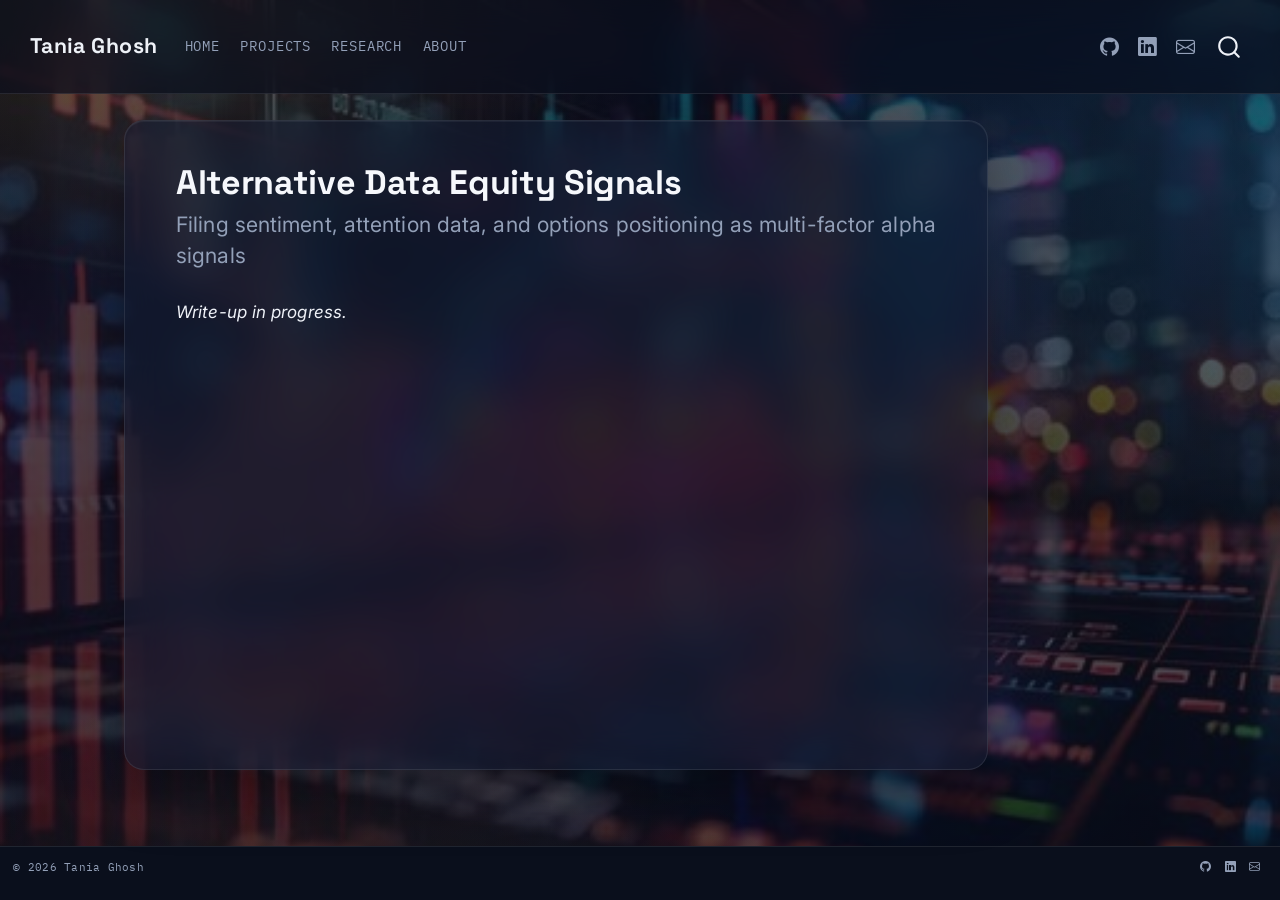
<file: projects/alpha-research.html>
<!DOCTYPE html>
<html xmlns="http://www.w3.org/1999/xhtml" lang="en" xml:lang="en"><head>

<meta charset="utf-8">
<meta name="generator" content="quarto-1.10.18">

<meta name="viewport" content="width=device-width, initial-scale=1.0, user-scalable=yes">


<title>Alternative Data Equity Signals – Tania Ghosh</title>
<style>
/* Default styles provided by pandoc.
** See https://pandoc.org/MANUAL.html#variables-for-html for config info.
*/
span.smallcaps{font-variant: small-caps;}
div.columns{display: flex; gap: 1.5em;}
div.column{flex: auto;}
@media screen {
div.columns{gap: min(4vw, 1.5em);}
div.column{overflow-x: auto;}
}
div.hanging-indent{margin-left: 1.5em; text-indent: -1.5em;}
ul.task-list{list-style: none;}
ul.task-list li input[type="checkbox"] {
  width: 0.8em;
  margin: 0 0.8em 0.2em -1em; /* quarto-specific, see https://github.com/quarto-dev/quarto-cli/issues/4556 */ 
  vertical-align: middle;
}
</style>


<script src="../site_libs/quarto-nav/quarto-nav.js"></script>
<script src="../site_libs/quarto-nav/headroom.min.js"></script>
<script src="../site_libs/clipboard/clipboard.min.js"></script>
<script src="../site_libs/quarto-search/autocomplete.umd.js"></script>
<script src="../site_libs/quarto-search/fuse.min.js"></script>
<script src="../site_libs/quarto-search/quarto-search.js"></script>
<meta name="quarto:offset" content="../">
<link href="../favicon.svg" rel="icon" type="image/svg+xml">
<script src="../site_libs/quarto-html/quarto.js" type="module"></script>
<script src="../site_libs/quarto-html/tabsets/tabsets.js" type="module"></script>
<script src="../site_libs/quarto-html/popper.min.js"></script>
<script src="../site_libs/quarto-html/tippy.umd.min.js"></script>
<script src="../site_libs/quarto-html/anchor.min.js"></script>
<link href="../site_libs/quarto-html/tippy.css" rel="stylesheet">
<link href="../site_libs/quarto-html/quarto-syntax-highlighting-dark-079a207a29a081ff57bef15430bac181.css" rel="stylesheet" id="quarto-text-highlighting-styles">
<script src="../site_libs/bootstrap/bootstrap.min.js"></script>
<link href="../site_libs/bootstrap/bootstrap-icons.css" rel="stylesheet">
<link href="../site_libs/bootstrap/bootstrap-4189dc5c8f2444532a4914d5a8d184c8.min.css" rel="stylesheet" append-hash="true" id="quarto-bootstrap" data-mode="dark">
<script id="quarto-search-options" type="application/json">{
  "location": "navbar",
  "copy-button": false,
  "collapse-after": 3,
  "panel-placement": "end",
  "type": "overlay",
  "limit": 50,
  "keyboard-shortcut": [
    "f",
    "/",
    "s"
  ],
  "show-item-context": false,
  "language": {
    "search-no-results-text": "No results",
    "search-matching-documents-text": "matching documents",
    "search-copy-link-title": "Copy link to search",
    "search-hide-matches-text": "Hide additional matches",
    "search-more-match-text": "more match in this document",
    "search-more-matches-text": "more matches in this document",
    "search-clear-button-title": "Clear",
    "search-text-placeholder": "",
    "search-detached-cancel-button-title": "Cancel",
    "search-submit-button-title": "Submit",
    "search-label": "Search"
  }
}</script>
<style>html{ scroll-behavior: smooth; }</style>
<link rel="preconnect" href="https://fonts.googleapis.com">
<link rel="preconnect" href="https://fonts.gstatic.com" crossorigin="">
<link href="https://fonts.googleapis.com/css2?family=Space+Grotesk:wght@500;600;700&amp;family=Inter:wght@400;500;600&amp;family=IBM+Plex+Mono:wght@400;500&amp;display=swap" rel="stylesheet">


<link rel="stylesheet" href="../styles.css">
</head>

<body class="nav-fixed quarto-light">

<div id="quarto-search-results"></div>
  <header id="quarto-header" class="headroom fixed-top">
    <nav class="navbar navbar-expand-lg " data-bs-theme="dark">
      <div class="navbar-container container-fluid">
      <div class="navbar-brand-container mx-auto">
    <a class="navbar-brand" href="../index.html">
    <span class="navbar-title">Tania Ghosh</span>
    </a>
  </div>
            <div id="quarto-search" class="" title="Search"></div>
          <button class="navbar-toggler" type="button" data-bs-toggle="collapse" data-bs-target="#navbarCollapse" aria-controls="navbarCollapse" role="menu" aria-expanded="false" aria-label="Toggle navigation" onclick="if (window.quartoToggleHeadroom) { window.quartoToggleHeadroom(); }">
  <span class="navbar-toggler-icon"></span>
</button>
          <div class="collapse navbar-collapse" id="navbarCollapse">
            <ul class="navbar-nav navbar-nav-scroll me-auto">
  <li class="nav-item">
    <a class="nav-link" href="../index.html"> 
<span class="menu-text">Home</span></a>
  </li>  
  <li class="nav-item">
    <a class="nav-link" href="../projects/index.html"> 
<span class="menu-text">Projects</span></a>
  </li>  
  <li class="nav-item">
    <a class="nav-link" href="../research.html"> 
<span class="menu-text">Research</span></a>
  </li>  
  <li class="nav-item">
    <a class="nav-link" href="../about.html"> 
<span class="menu-text">About</span></a>
  </li>  
</ul>
            <ul class="navbar-nav navbar-nav-scroll ms-auto">
  <li class="nav-item compact">
    <a class="nav-link" href="https://github.com/ghoshtania"> <i class="bi bi-github" role="img" aria-label="GitHub">
</i> 
<span class="menu-text"></span></a>
  </li>  
  <li class="nav-item compact">
    <a class="nav-link" href="https://www.linkedin.com/in/ghoshtania96/"> <i class="bi bi-linkedin" role="img" aria-label="LinkedIn">
</i> 
<span class="menu-text"></span></a>
  </li>  
  <li class="nav-item compact">
    <a class="nav-link" href="mailto:ghoshtania96@gmail.com"> <i class="bi bi-envelope" role="img" aria-label="Email">
</i> 
<span class="menu-text"></span></a>
  </li>  
</ul>
          </div> <!-- /navcollapse -->
            <div class="quarto-navbar-tools">
</div>
      </div> <!-- /container-fluid -->
    </nav>
</header>
<!-- content -->
<div id="quarto-content" class="quarto-container page-columns page-rows-contents page-layout-article page-navbar">
<!-- sidebar -->
<!-- margin-sidebar -->
    <div id="quarto-margin-sidebar" class="sidebar margin-sidebar zindex-bottom">
        
    </div>
<!-- main -->
<main class="content" id="quarto-document-content">

<header id="title-block-header" class="quarto-title-block default">
<div class="quarto-title">
<h1 class="title">Alternative Data Equity Signals</h1>
<p class="subtitle lead">Filing sentiment, attention data, and options positioning as multi-factor alpha signals</p>
</div>



<div class="quarto-title-meta">

    
  
    
  </div>
  


</header>


<p><em>Write-up in progress.</em></p>



</main> <!-- /main -->
<script id="quarto-html-after-body" type="application/javascript">
  window.document.addEventListener("DOMContentLoaded", function (event) {
    const icon = "";
    const anchorJS = new window.AnchorJS();
    anchorJS.options = {
      placement: 'right',
      icon: icon
    };
    anchorJS.add('.anchored');
    const isCodeAnnotation = (el) => {
      for (const clz of el.classList) {
        if (clz.startsWith('code-annotation-')) {                     
          return true;
        }
      }
      return false;
    }
    const onCopySuccess = function(e) {
      // button target
      const button = e.trigger;
      // don't keep focus
      button.blur();
      // flash "checked"
      button.classList.add('code-copy-button-checked');
      var currentTitle = button.getAttribute("title");
      button.setAttribute("title", "Copied!");
      let tooltip;
      if (window.bootstrap) {
        button.setAttribute("data-bs-toggle", "tooltip");
        button.setAttribute("data-bs-placement", "left");
        button.setAttribute("data-bs-title", "Copied!");
        tooltip = new bootstrap.Tooltip(button, 
          { trigger: "manual", 
            customClass: "code-copy-button-tooltip",
            offset: [0, -8]});
        tooltip.show();    
      }
      setTimeout(function() {
        if (tooltip) {
          tooltip.hide();
          button.removeAttribute("data-bs-title");
          button.removeAttribute("data-bs-toggle");
          button.removeAttribute("data-bs-placement");
        }
        button.setAttribute("title", currentTitle);
        button.classList.remove('code-copy-button-checked');
      }, 1000);
      // clear code selection
      e.clearSelection();
    }
    const getTextToCopy = function(trigger) {
      const outerScaffold = trigger.parentElement.cloneNode(true);
      const codeEl = outerScaffold.querySelector('code');
      for (const childEl of codeEl.children) {
        if (isCodeAnnotation(childEl)) {
          childEl.remove();
        }
      }
      return codeEl.innerText;
    }
    const clipboard = new window.ClipboardJS('.code-copy-button:not([data-in-quarto-modal])', {
      text: getTextToCopy
    });
    clipboard.on('success', onCopySuccess);
    if (window.document.getElementById('quarto-embedded-source-code-modal')) {
      const clipboardModal = new window.ClipboardJS('.code-copy-button[data-in-quarto-modal]', {
        text: getTextToCopy,
        container: window.document.getElementById('quarto-embedded-source-code-modal')
      });
      clipboardModal.on('success', onCopySuccess);
    }
      var localhostRegex = new RegExp(/^(?:http|https):\/\/localhost\:?[0-9]*\//);
      var mailtoRegex = new RegExp(/^mailto:/);
        var filterRegex = new RegExp("https:\/\/ghoshtania\.github\.io");
      var isInternal = (href) => {
          return filterRegex.test(href) || localhostRegex.test(href) || mailtoRegex.test(href);
      }
      // Inspect non-navigation links and adorn them if external
     var links = window.document.querySelectorAll('a[href]:not(.nav-link):not(.navbar-brand):not(.toc-action):not(.sidebar-link):not(.sidebar-item-toggle):not(.pagination-link):not(.no-external):not([aria-hidden]):not(.dropdown-item):not(.quarto-navigation-tool):not(.about-link)');
      for (var i=0; i<links.length; i++) {
        const link = links[i];
        if (!isInternal(link.href)) {
          // undo the damage that might have been done by quarto-nav.js in the case of
          // links that we want to consider external
          if (link.dataset.originalHref !== undefined) {
            link.href = link.dataset.originalHref;
          }
        }
      }
    function tippyHover(el, contentFn, onTriggerFn, onUntriggerFn) {
      const config = {
        allowHTML: true,
        maxWidth: 500,
        delay: 100,
        arrow: false,
        appendTo: function(el) {
            return el.parentElement;
        },
        interactive: true,
        interactiveBorder: 10,
        theme: 'quarto',
        placement: 'bottom-start',
      };
      if (contentFn) {
        config.content = contentFn;
      }
      if (onTriggerFn) {
        config.onTrigger = onTriggerFn;
      }
      if (onUntriggerFn) {
        config.onUntrigger = onUntriggerFn;
      }
      window.tippy(el, config); 
    }
    const noterefs = window.document.querySelectorAll('a[role="doc-noteref"]');
    for (var i=0; i<noterefs.length; i++) {
      const ref = noterefs[i];
      tippyHover(ref, function() {
        // use id or data attribute instead here
        let href = ref.getAttribute('data-footnote-href') || ref.getAttribute('href');
        try { href = new URL(href).hash; } catch {}
        const id = href.replace(/^#\/?/, "");
        const note = window.document.getElementById(id);
        if (note) {
          return note.innerHTML;
        } else {
          return "";
        }
      });
    }
    const xrefs = window.document.querySelectorAll('a.quarto-xref');
    const processXRef = (id, note) => {
      // Strip column container classes
      const stripColumnClz = (el) => {
        el.classList.remove("page-full", "page-columns");
        if (el.children) {
          for (const child of el.children) {
            stripColumnClz(child);
          }
        }
      }
      stripColumnClz(note)
      if (id === null || id.startsWith('sec-')) {
        // Special case sections, only their first couple elements
        const container = document.createElement("div");
        if (note.children && note.children.length > 2) {
          container.appendChild(note.children[0].cloneNode(true));
          for (let i = 1; i < note.children.length; i++) {
            const child = note.children[i];
            if (child.tagName === "P" && child.innerText === "") {
              continue;
            } else {
              container.appendChild(child.cloneNode(true));
              break;
            }
          }
          if (window.Quarto?.typesetMath) {
            window.Quarto.typesetMath(container);
          }
          return container.innerHTML
        } else {
          if (window.Quarto?.typesetMath) {
            window.Quarto.typesetMath(note);
          }
          return note.innerHTML;
        }
      } else {
        // Remove any anchor links if they are present
        const anchorLink = note.querySelector('a.anchorjs-link');
        if (anchorLink) {
          anchorLink.remove();
        }
        if (window.Quarto?.typesetMath) {
          window.Quarto.typesetMath(note);
        }
        if (note.classList.contains("callout")) {
          return note.outerHTML;
        } else {
          return note.innerHTML;
        }
      }
    }
    for (var i=0; i<xrefs.length; i++) {
      const xref = xrefs[i];
      tippyHover(xref, undefined, function(instance) {
        instance.disable();
        let url = xref.getAttribute('href');
        let hash = undefined; 
        if (url.startsWith('#')) {
          hash = url;
        } else {
          try { hash = new URL(url).hash; } catch {}
        }
        if (hash) {
          const id = hash.replace(/^#\/?/, "");
          const note = window.document.getElementById(id);
          if (note !== null) {
            try {
              const html = processXRef(id, note.cloneNode(true));
              instance.setContent(html);
            } finally {
              instance.enable();
              instance.show();
            }
          } else {
            // See if we can fetch this
            fetch(url.split('#')[0])
            .then(res => res.text())
            .then(html => {
              const parser = new DOMParser();
              const htmlDoc = parser.parseFromString(html, "text/html");
              const note = htmlDoc.getElementById(id);
              if (note !== null) {
                const html = processXRef(id, note);
                instance.setContent(html);
              } 
            }).finally(() => {
              instance.enable();
              instance.show();
            });
          }
        } else {
          // See if we can fetch a full url (with no hash to target)
          // This is a special case and we should probably do some content thinning / targeting
          fetch(url)
          .then(res => res.text())
          .then(html => {
            const parser = new DOMParser();
            const htmlDoc = parser.parseFromString(html, "text/html");
            const note = htmlDoc.querySelector('main.content');
            if (note !== null) {
              // This should only happen for chapter cross references
              // (since there is no id in the URL)
              // remove the first header
              if (note.children.length > 0 && note.children[0].tagName === "HEADER") {
                note.children[0].remove();
              }
              const html = processXRef(null, note);
              instance.setContent(html);
            } 
          }).finally(() => {
            instance.enable();
            instance.show();
          });
        }
      }, function(instance) {
      });
    }
        let selectedAnnoteEl;
        const selectorForAnnotation = ( cell, annotation) => {
          let cellAttr = 'data-code-cell="' + cell + '"';
          let lineAttr = 'data-code-annotation="' +  annotation + '"';
          const selector = 'span[' + cellAttr + '][' + lineAttr + ']';
          return selector;
        }
        const selectCodeLines = (annoteEl) => {
          const doc = window.document;
          const targetCell = annoteEl.getAttribute("data-target-cell");
          const targetAnnotation = annoteEl.getAttribute("data-target-annotation");
          const annoteSpan = window.document.querySelector(selectorForAnnotation(targetCell, targetAnnotation));
          const lines = annoteSpan.getAttribute("data-code-lines").split(",");
          const lineIds = lines.map((line) => {
            return targetCell + "-" + line;
          })
          let top = null;
          let height = null;
          let parent = null;
          if (lineIds.length > 0) {
              //compute the position of the single el (top and bottom and make a div)
              const el = window.document.getElementById(lineIds[0]);
              top = el.offsetTop;
              height = el.offsetHeight;
              parent = el.parentElement.parentElement;
            if (lineIds.length > 1) {
              const lastEl = window.document.getElementById(lineIds[lineIds.length - 1]);
              const bottom = lastEl.offsetTop + lastEl.offsetHeight;
              height = bottom - top;
            }
            if (top !== null && height !== null && parent !== null) {
              // cook up a div (if necessary) and position it 
              let div = window.document.getElementById("code-annotation-line-highlight");
              if (div === null) {
                div = window.document.createElement("div");
                div.setAttribute("id", "code-annotation-line-highlight");
                div.style.position = 'absolute';
                parent.appendChild(div);
              }
              div.style.top = top - 2 + "px";
              div.style.height = height + 4 + "px";
              div.style.left = 0;
              let gutterDiv = window.document.getElementById("code-annotation-line-highlight-gutter");
              if (gutterDiv === null) {
                gutterDiv = window.document.createElement("div");
                gutterDiv.setAttribute("id", "code-annotation-line-highlight-gutter");
                gutterDiv.style.position = 'absolute';
                const codeCell = window.document.getElementById(targetCell);
                const gutter = codeCell.querySelector('.code-annotation-gutter');
                gutter.appendChild(gutterDiv);
              }
              gutterDiv.style.top = top - 2 + "px";
              gutterDiv.style.height = height + 4 + "px";
            }
            selectedAnnoteEl = annoteEl;
          }
        };
        const unselectCodeLines = () => {
          const elementsIds = ["code-annotation-line-highlight", "code-annotation-line-highlight-gutter"];
          elementsIds.forEach((elId) => {
            const div = window.document.getElementById(elId);
            if (div) {
              div.remove();
            }
          });
          selectedAnnoteEl = undefined;
        };
          // Handle positioning of the toggle
      window.addEventListener(
        "resize",
        throttle(() => {
          elRect = undefined;
          if (selectedAnnoteEl) {
            selectCodeLines(selectedAnnoteEl);
          }
        }, 10)
      );
      function throttle(fn, ms) {
      let throttle = false;
      let timer;
        return (...args) => {
          if(!throttle) { // first call gets through
              fn.apply(this, args);
              throttle = true;
          } else { // all the others get throttled
              if(timer) clearTimeout(timer); // cancel #2
              timer = setTimeout(() => {
                fn.apply(this, args);
                timer = throttle = false;
              }, ms);
          }
        };
      }
        // Attach click handler to the DT
        const annoteDls = window.document.querySelectorAll('dt[data-target-cell]');
        for (const annoteDlNode of annoteDls) {
          annoteDlNode.addEventListener('click', (event) => {
            const clickedEl = event.target;
            if (clickedEl !== selectedAnnoteEl) {
              unselectCodeLines();
              const activeEl = window.document.querySelector('dt[data-target-cell].code-annotation-active');
              if (activeEl) {
                activeEl.classList.remove('code-annotation-active');
              }
              selectCodeLines(clickedEl);
              clickedEl.classList.add('code-annotation-active');
            } else {
              // Unselect the line
              unselectCodeLines();
              clickedEl.classList.remove('code-annotation-active');
            }
          });
        }
    const findCites = (el) => {
      const parentEl = el.parentElement;
      if (parentEl) {
        const cites = parentEl.dataset.cites;
        if (cites) {
          return {
            el,
            cites: cites.split(' ')
          };
        } else {
          return findCites(el.parentElement)
        }
      } else {
        return undefined;
      }
    };
    var bibliorefs = window.document.querySelectorAll('a[role="doc-biblioref"]');
    for (var i=0; i<bibliorefs.length; i++) {
      const ref = bibliorefs[i];
      const citeInfo = findCites(ref);
      if (citeInfo) {
        tippyHover(citeInfo.el, function() {
          var popup = window.document.createElement('div');
          citeInfo.cites.forEach(function(cite) {
            var citeDiv = window.document.createElement('div');
            citeDiv.classList.add('hanging-indent');
            citeDiv.classList.add('csl-entry');
            var biblioDiv = window.document.getElementById('ref-' + cite);
            if (biblioDiv) {
              citeDiv.innerHTML = biblioDiv.innerHTML;
            }
            popup.appendChild(citeDiv);
          });
          return popup.innerHTML;
        });
      }
    }
  });
  </script>
</div> <!-- /content -->
<footer class="footer">
  <div class="nav-footer">
    <div class="nav-footer-left">
<p>© 2026 Tania Ghosh</p>
</div>   
    <div class="nav-footer-center">
      &nbsp;
    </div>
    <div class="nav-footer-right">
      <ul class="footer-items list-unstyled">
    <li class="nav-item compact">
    <a class="nav-link" href="https://github.com/ghoshtania">
      <i class="bi bi-github" role="img">
</i> 
    </a>
  </li>  
    <li class="nav-item compact">
    <a class="nav-link" href="https://www.linkedin.com/in/ghoshtania96/">
      <i class="bi bi-linkedin" role="img">
</i> 
    </a>
  </li>  
    <li class="nav-item compact">
    <a class="nav-link" href="mailto:ghoshtania96@gmail.com">
      <i class="bi bi-envelope" role="img">
</i> 
    </a>
  </li>  
</ul>
    </div>
  </div>
</footer>




<script src="../site_libs/quarto-html/zenscroll-min.js"></script>
</body></html>
</file>
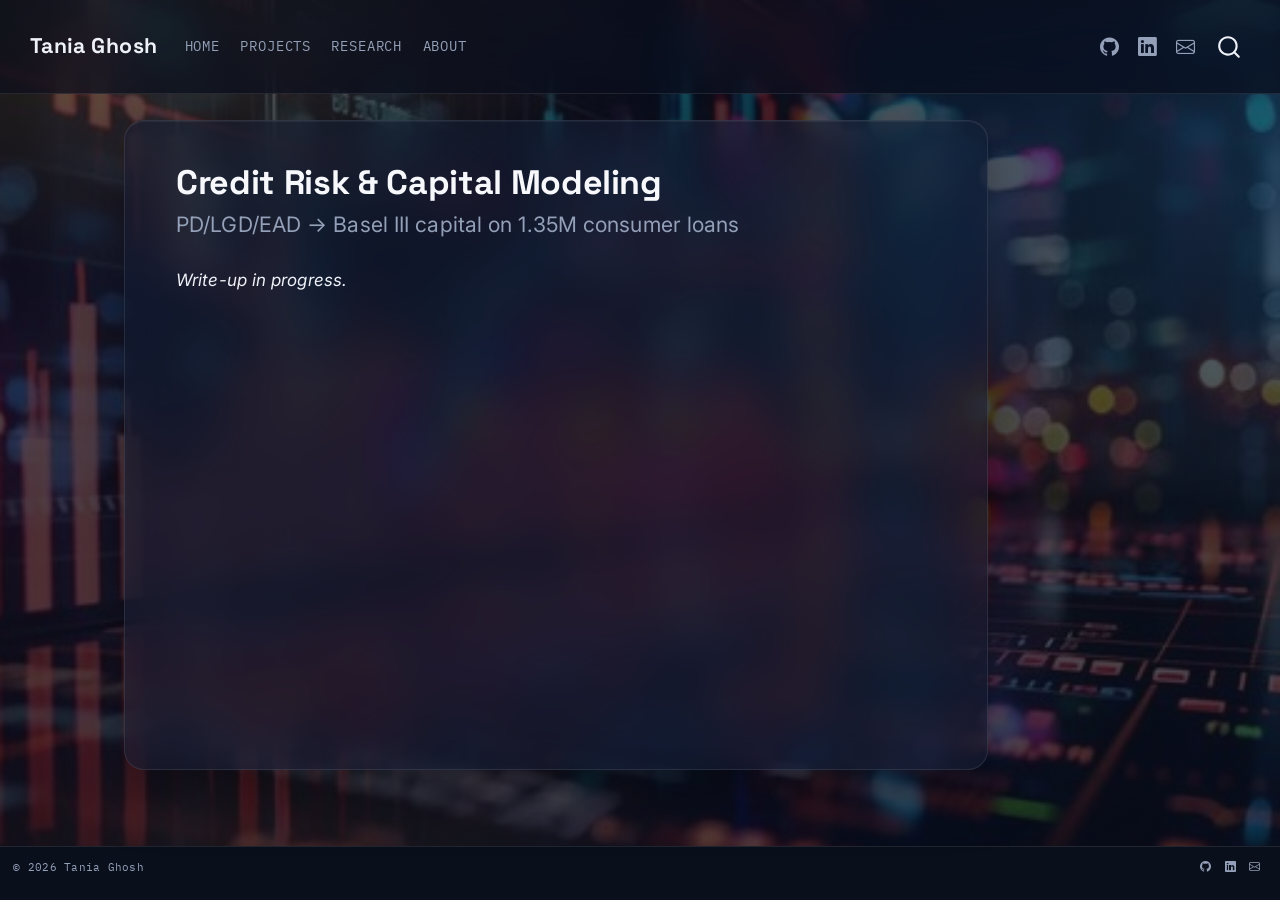
<file: projects/credit-risk.html>
<!DOCTYPE html>
<html xmlns="http://www.w3.org/1999/xhtml" lang="en" xml:lang="en"><head>

<meta charset="utf-8">
<meta name="generator" content="quarto-1.10.18">

<meta name="viewport" content="width=device-width, initial-scale=1.0, user-scalable=yes">


<title>Credit Risk &amp; Capital Modeling – Tania Ghosh</title>
<style>
/* Default styles provided by pandoc.
** See https://pandoc.org/MANUAL.html#variables-for-html for config info.
*/
span.smallcaps{font-variant: small-caps;}
div.columns{display: flex; gap: 1.5em;}
div.column{flex: auto;}
@media screen {
div.columns{gap: min(4vw, 1.5em);}
div.column{overflow-x: auto;}
}
div.hanging-indent{margin-left: 1.5em; text-indent: -1.5em;}
ul.task-list{list-style: none;}
ul.task-list li input[type="checkbox"] {
  width: 0.8em;
  margin: 0 0.8em 0.2em -1em; /* quarto-specific, see https://github.com/quarto-dev/quarto-cli/issues/4556 */ 
  vertical-align: middle;
}
</style>


<script src="../site_libs/quarto-nav/quarto-nav.js"></script>
<script src="../site_libs/quarto-nav/headroom.min.js"></script>
<script src="../site_libs/clipboard/clipboard.min.js"></script>
<script src="../site_libs/quarto-search/autocomplete.umd.js"></script>
<script src="../site_libs/quarto-search/fuse.min.js"></script>
<script src="../site_libs/quarto-search/quarto-search.js"></script>
<meta name="quarto:offset" content="../">
<link href="../favicon.svg" rel="icon" type="image/svg+xml">
<script src="../site_libs/quarto-html/quarto.js" type="module"></script>
<script src="../site_libs/quarto-html/tabsets/tabsets.js" type="module"></script>
<script src="../site_libs/quarto-html/popper.min.js"></script>
<script src="../site_libs/quarto-html/tippy.umd.min.js"></script>
<script src="../site_libs/quarto-html/anchor.min.js"></script>
<link href="../site_libs/quarto-html/tippy.css" rel="stylesheet">
<link href="../site_libs/quarto-html/quarto-syntax-highlighting-dark-079a207a29a081ff57bef15430bac181.css" rel="stylesheet" id="quarto-text-highlighting-styles">
<script src="../site_libs/bootstrap/bootstrap.min.js"></script>
<link href="../site_libs/bootstrap/bootstrap-icons.css" rel="stylesheet">
<link href="../site_libs/bootstrap/bootstrap-4189dc5c8f2444532a4914d5a8d184c8.min.css" rel="stylesheet" append-hash="true" id="quarto-bootstrap" data-mode="dark">
<script id="quarto-search-options" type="application/json">{
  "location": "navbar",
  "copy-button": false,
  "collapse-after": 3,
  "panel-placement": "end",
  "type": "overlay",
  "limit": 50,
  "keyboard-shortcut": [
    "f",
    "/",
    "s"
  ],
  "show-item-context": false,
  "language": {
    "search-no-results-text": "No results",
    "search-matching-documents-text": "matching documents",
    "search-copy-link-title": "Copy link to search",
    "search-hide-matches-text": "Hide additional matches",
    "search-more-match-text": "more match in this document",
    "search-more-matches-text": "more matches in this document",
    "search-clear-button-title": "Clear",
    "search-text-placeholder": "",
    "search-detached-cancel-button-title": "Cancel",
    "search-submit-button-title": "Submit",
    "search-label": "Search"
  }
}</script>
<style>html{ scroll-behavior: smooth; }</style>
<link rel="preconnect" href="https://fonts.googleapis.com">
<link rel="preconnect" href="https://fonts.gstatic.com" crossorigin="">
<link href="https://fonts.googleapis.com/css2?family=Space+Grotesk:wght@500;600;700&amp;family=Inter:wght@400;500;600&amp;family=IBM+Plex+Mono:wght@400;500&amp;display=swap" rel="stylesheet">


<link rel="stylesheet" href="../styles.css">
</head>

<body class="nav-fixed quarto-light">

<div id="quarto-search-results"></div>
  <header id="quarto-header" class="headroom fixed-top">
    <nav class="navbar navbar-expand-lg " data-bs-theme="dark">
      <div class="navbar-container container-fluid">
      <div class="navbar-brand-container mx-auto">
    <a class="navbar-brand" href="../index.html">
    <span class="navbar-title">Tania Ghosh</span>
    </a>
  </div>
            <div id="quarto-search" class="" title="Search"></div>
          <button class="navbar-toggler" type="button" data-bs-toggle="collapse" data-bs-target="#navbarCollapse" aria-controls="navbarCollapse" role="menu" aria-expanded="false" aria-label="Toggle navigation" onclick="if (window.quartoToggleHeadroom) { window.quartoToggleHeadroom(); }">
  <span class="navbar-toggler-icon"></span>
</button>
          <div class="collapse navbar-collapse" id="navbarCollapse">
            <ul class="navbar-nav navbar-nav-scroll me-auto">
  <li class="nav-item">
    <a class="nav-link" href="../index.html"> 
<span class="menu-text">Home</span></a>
  </li>  
  <li class="nav-item">
    <a class="nav-link" href="../projects/index.html"> 
<span class="menu-text">Projects</span></a>
  </li>  
  <li class="nav-item">
    <a class="nav-link" href="../research.html"> 
<span class="menu-text">Research</span></a>
  </li>  
  <li class="nav-item">
    <a class="nav-link" href="../about.html"> 
<span class="menu-text">About</span></a>
  </li>  
</ul>
            <ul class="navbar-nav navbar-nav-scroll ms-auto">
  <li class="nav-item compact">
    <a class="nav-link" href="https://github.com/ghoshtania"> <i class="bi bi-github" role="img" aria-label="GitHub">
</i> 
<span class="menu-text"></span></a>
  </li>  
  <li class="nav-item compact">
    <a class="nav-link" href="https://www.linkedin.com/in/ghoshtania96/"> <i class="bi bi-linkedin" role="img" aria-label="LinkedIn">
</i> 
<span class="menu-text"></span></a>
  </li>  
  <li class="nav-item compact">
    <a class="nav-link" href="mailto:ghoshtania96@gmail.com"> <i class="bi bi-envelope" role="img" aria-label="Email">
</i> 
<span class="menu-text"></span></a>
  </li>  
</ul>
          </div> <!-- /navcollapse -->
            <div class="quarto-navbar-tools">
</div>
      </div> <!-- /container-fluid -->
    </nav>
</header>
<!-- content -->
<div id="quarto-content" class="quarto-container page-columns page-rows-contents page-layout-article page-navbar">
<!-- sidebar -->
<!-- margin-sidebar -->
    <div id="quarto-margin-sidebar" class="sidebar margin-sidebar zindex-bottom">
        
    </div>
<!-- main -->
<main class="content" id="quarto-document-content">

<header id="title-block-header" class="quarto-title-block default">
<div class="quarto-title">
<h1 class="title">Credit Risk &amp; Capital Modeling</h1>
<p class="subtitle lead">PD/LGD/EAD → Basel III capital on 1.35M consumer loans</p>
</div>



<div class="quarto-title-meta">

    
  
    
  </div>
  


</header>


<p><em>Write-up in progress.</em></p>



</main> <!-- /main -->
<script id="quarto-html-after-body" type="application/javascript">
  window.document.addEventListener("DOMContentLoaded", function (event) {
    const icon = "";
    const anchorJS = new window.AnchorJS();
    anchorJS.options = {
      placement: 'right',
      icon: icon
    };
    anchorJS.add('.anchored');
    const isCodeAnnotation = (el) => {
      for (const clz of el.classList) {
        if (clz.startsWith('code-annotation-')) {                     
          return true;
        }
      }
      return false;
    }
    const onCopySuccess = function(e) {
      // button target
      const button = e.trigger;
      // don't keep focus
      button.blur();
      // flash "checked"
      button.classList.add('code-copy-button-checked');
      var currentTitle = button.getAttribute("title");
      button.setAttribute("title", "Copied!");
      let tooltip;
      if (window.bootstrap) {
        button.setAttribute("data-bs-toggle", "tooltip");
        button.setAttribute("data-bs-placement", "left");
        button.setAttribute("data-bs-title", "Copied!");
        tooltip = new bootstrap.Tooltip(button, 
          { trigger: "manual", 
            customClass: "code-copy-button-tooltip",
            offset: [0, -8]});
        tooltip.show();    
      }
      setTimeout(function() {
        if (tooltip) {
          tooltip.hide();
          button.removeAttribute("data-bs-title");
          button.removeAttribute("data-bs-toggle");
          button.removeAttribute("data-bs-placement");
        }
        button.setAttribute("title", currentTitle);
        button.classList.remove('code-copy-button-checked');
      }, 1000);
      // clear code selection
      e.clearSelection();
    }
    const getTextToCopy = function(trigger) {
      const outerScaffold = trigger.parentElement.cloneNode(true);
      const codeEl = outerScaffold.querySelector('code');
      for (const childEl of codeEl.children) {
        if (isCodeAnnotation(childEl)) {
          childEl.remove();
        }
      }
      return codeEl.innerText;
    }
    const clipboard = new window.ClipboardJS('.code-copy-button:not([data-in-quarto-modal])', {
      text: getTextToCopy
    });
    clipboard.on('success', onCopySuccess);
    if (window.document.getElementById('quarto-embedded-source-code-modal')) {
      const clipboardModal = new window.ClipboardJS('.code-copy-button[data-in-quarto-modal]', {
        text: getTextToCopy,
        container: window.document.getElementById('quarto-embedded-source-code-modal')
      });
      clipboardModal.on('success', onCopySuccess);
    }
      var localhostRegex = new RegExp(/^(?:http|https):\/\/localhost\:?[0-9]*\//);
      var mailtoRegex = new RegExp(/^mailto:/);
        var filterRegex = new RegExp("https:\/\/ghoshtania\.github\.io");
      var isInternal = (href) => {
          return filterRegex.test(href) || localhostRegex.test(href) || mailtoRegex.test(href);
      }
      // Inspect non-navigation links and adorn them if external
     var links = window.document.querySelectorAll('a[href]:not(.nav-link):not(.navbar-brand):not(.toc-action):not(.sidebar-link):not(.sidebar-item-toggle):not(.pagination-link):not(.no-external):not([aria-hidden]):not(.dropdown-item):not(.quarto-navigation-tool):not(.about-link)');
      for (var i=0; i<links.length; i++) {
        const link = links[i];
        if (!isInternal(link.href)) {
          // undo the damage that might have been done by quarto-nav.js in the case of
          // links that we want to consider external
          if (link.dataset.originalHref !== undefined) {
            link.href = link.dataset.originalHref;
          }
        }
      }
    function tippyHover(el, contentFn, onTriggerFn, onUntriggerFn) {
      const config = {
        allowHTML: true,
        maxWidth: 500,
        delay: 100,
        arrow: false,
        appendTo: function(el) {
            return el.parentElement;
        },
        interactive: true,
        interactiveBorder: 10,
        theme: 'quarto',
        placement: 'bottom-start',
      };
      if (contentFn) {
        config.content = contentFn;
      }
      if (onTriggerFn) {
        config.onTrigger = onTriggerFn;
      }
      if (onUntriggerFn) {
        config.onUntrigger = onUntriggerFn;
      }
      window.tippy(el, config); 
    }
    const noterefs = window.document.querySelectorAll('a[role="doc-noteref"]');
    for (var i=0; i<noterefs.length; i++) {
      const ref = noterefs[i];
      tippyHover(ref, function() {
        // use id or data attribute instead here
        let href = ref.getAttribute('data-footnote-href') || ref.getAttribute('href');
        try { href = new URL(href).hash; } catch {}
        const id = href.replace(/^#\/?/, "");
        const note = window.document.getElementById(id);
        if (note) {
          return note.innerHTML;
        } else {
          return "";
        }
      });
    }
    const xrefs = window.document.querySelectorAll('a.quarto-xref');
    const processXRef = (id, note) => {
      // Strip column container classes
      const stripColumnClz = (el) => {
        el.classList.remove("page-full", "page-columns");
        if (el.children) {
          for (const child of el.children) {
            stripColumnClz(child);
          }
        }
      }
      stripColumnClz(note)
      if (id === null || id.startsWith('sec-')) {
        // Special case sections, only their first couple elements
        const container = document.createElement("div");
        if (note.children && note.children.length > 2) {
          container.appendChild(note.children[0].cloneNode(true));
          for (let i = 1; i < note.children.length; i++) {
            const child = note.children[i];
            if (child.tagName === "P" && child.innerText === "") {
              continue;
            } else {
              container.appendChild(child.cloneNode(true));
              break;
            }
          }
          if (window.Quarto?.typesetMath) {
            window.Quarto.typesetMath(container);
          }
          return container.innerHTML
        } else {
          if (window.Quarto?.typesetMath) {
            window.Quarto.typesetMath(note);
          }
          return note.innerHTML;
        }
      } else {
        // Remove any anchor links if they are present
        const anchorLink = note.querySelector('a.anchorjs-link');
        if (anchorLink) {
          anchorLink.remove();
        }
        if (window.Quarto?.typesetMath) {
          window.Quarto.typesetMath(note);
        }
        if (note.classList.contains("callout")) {
          return note.outerHTML;
        } else {
          return note.innerHTML;
        }
      }
    }
    for (var i=0; i<xrefs.length; i++) {
      const xref = xrefs[i];
      tippyHover(xref, undefined, function(instance) {
        instance.disable();
        let url = xref.getAttribute('href');
        let hash = undefined; 
        if (url.startsWith('#')) {
          hash = url;
        } else {
          try { hash = new URL(url).hash; } catch {}
        }
        if (hash) {
          const id = hash.replace(/^#\/?/, "");
          const note = window.document.getElementById(id);
          if (note !== null) {
            try {
              const html = processXRef(id, note.cloneNode(true));
              instance.setContent(html);
            } finally {
              instance.enable();
              instance.show();
            }
          } else {
            // See if we can fetch this
            fetch(url.split('#')[0])
            .then(res => res.text())
            .then(html => {
              const parser = new DOMParser();
              const htmlDoc = parser.parseFromString(html, "text/html");
              const note = htmlDoc.getElementById(id);
              if (note !== null) {
                const html = processXRef(id, note);
                instance.setContent(html);
              } 
            }).finally(() => {
              instance.enable();
              instance.show();
            });
          }
        } else {
          // See if we can fetch a full url (with no hash to target)
          // This is a special case and we should probably do some content thinning / targeting
          fetch(url)
          .then(res => res.text())
          .then(html => {
            const parser = new DOMParser();
            const htmlDoc = parser.parseFromString(html, "text/html");
            const note = htmlDoc.querySelector('main.content');
            if (note !== null) {
              // This should only happen for chapter cross references
              // (since there is no id in the URL)
              // remove the first header
              if (note.children.length > 0 && note.children[0].tagName === "HEADER") {
                note.children[0].remove();
              }
              const html = processXRef(null, note);
              instance.setContent(html);
            } 
          }).finally(() => {
            instance.enable();
            instance.show();
          });
        }
      }, function(instance) {
      });
    }
        let selectedAnnoteEl;
        const selectorForAnnotation = ( cell, annotation) => {
          let cellAttr = 'data-code-cell="' + cell + '"';
          let lineAttr = 'data-code-annotation="' +  annotation + '"';
          const selector = 'span[' + cellAttr + '][' + lineAttr + ']';
          return selector;
        }
        const selectCodeLines = (annoteEl) => {
          const doc = window.document;
          const targetCell = annoteEl.getAttribute("data-target-cell");
          const targetAnnotation = annoteEl.getAttribute("data-target-annotation");
          const annoteSpan = window.document.querySelector(selectorForAnnotation(targetCell, targetAnnotation));
          const lines = annoteSpan.getAttribute("data-code-lines").split(",");
          const lineIds = lines.map((line) => {
            return targetCell + "-" + line;
          })
          let top = null;
          let height = null;
          let parent = null;
          if (lineIds.length > 0) {
              //compute the position of the single el (top and bottom and make a div)
              const el = window.document.getElementById(lineIds[0]);
              top = el.offsetTop;
              height = el.offsetHeight;
              parent = el.parentElement.parentElement;
            if (lineIds.length > 1) {
              const lastEl = window.document.getElementById(lineIds[lineIds.length - 1]);
              const bottom = lastEl.offsetTop + lastEl.offsetHeight;
              height = bottom - top;
            }
            if (top !== null && height !== null && parent !== null) {
              // cook up a div (if necessary) and position it 
              let div = window.document.getElementById("code-annotation-line-highlight");
              if (div === null) {
                div = window.document.createElement("div");
                div.setAttribute("id", "code-annotation-line-highlight");
                div.style.position = 'absolute';
                parent.appendChild(div);
              }
              div.style.top = top - 2 + "px";
              div.style.height = height + 4 + "px";
              div.style.left = 0;
              let gutterDiv = window.document.getElementById("code-annotation-line-highlight-gutter");
              if (gutterDiv === null) {
                gutterDiv = window.document.createElement("div");
                gutterDiv.setAttribute("id", "code-annotation-line-highlight-gutter");
                gutterDiv.style.position = 'absolute';
                const codeCell = window.document.getElementById(targetCell);
                const gutter = codeCell.querySelector('.code-annotation-gutter');
                gutter.appendChild(gutterDiv);
              }
              gutterDiv.style.top = top - 2 + "px";
              gutterDiv.style.height = height + 4 + "px";
            }
            selectedAnnoteEl = annoteEl;
          }
        };
        const unselectCodeLines = () => {
          const elementsIds = ["code-annotation-line-highlight", "code-annotation-line-highlight-gutter"];
          elementsIds.forEach((elId) => {
            const div = window.document.getElementById(elId);
            if (div) {
              div.remove();
            }
          });
          selectedAnnoteEl = undefined;
        };
          // Handle positioning of the toggle
      window.addEventListener(
        "resize",
        throttle(() => {
          elRect = undefined;
          if (selectedAnnoteEl) {
            selectCodeLines(selectedAnnoteEl);
          }
        }, 10)
      );
      function throttle(fn, ms) {
      let throttle = false;
      let timer;
        return (...args) => {
          if(!throttle) { // first call gets through
              fn.apply(this, args);
              throttle = true;
          } else { // all the others get throttled
              if(timer) clearTimeout(timer); // cancel #2
              timer = setTimeout(() => {
                fn.apply(this, args);
                timer = throttle = false;
              }, ms);
          }
        };
      }
        // Attach click handler to the DT
        const annoteDls = window.document.querySelectorAll('dt[data-target-cell]');
        for (const annoteDlNode of annoteDls) {
          annoteDlNode.addEventListener('click', (event) => {
            const clickedEl = event.target;
            if (clickedEl !== selectedAnnoteEl) {
              unselectCodeLines();
              const activeEl = window.document.querySelector('dt[data-target-cell].code-annotation-active');
              if (activeEl) {
                activeEl.classList.remove('code-annotation-active');
              }
              selectCodeLines(clickedEl);
              clickedEl.classList.add('code-annotation-active');
            } else {
              // Unselect the line
              unselectCodeLines();
              clickedEl.classList.remove('code-annotation-active');
            }
          });
        }
    const findCites = (el) => {
      const parentEl = el.parentElement;
      if (parentEl) {
        const cites = parentEl.dataset.cites;
        if (cites) {
          return {
            el,
            cites: cites.split(' ')
          };
        } else {
          return findCites(el.parentElement)
        }
      } else {
        return undefined;
      }
    };
    var bibliorefs = window.document.querySelectorAll('a[role="doc-biblioref"]');
    for (var i=0; i<bibliorefs.length; i++) {
      const ref = bibliorefs[i];
      const citeInfo = findCites(ref);
      if (citeInfo) {
        tippyHover(citeInfo.el, function() {
          var popup = window.document.createElement('div');
          citeInfo.cites.forEach(function(cite) {
            var citeDiv = window.document.createElement('div');
            citeDiv.classList.add('hanging-indent');
            citeDiv.classList.add('csl-entry');
            var biblioDiv = window.document.getElementById('ref-' + cite);
            if (biblioDiv) {
              citeDiv.innerHTML = biblioDiv.innerHTML;
            }
            popup.appendChild(citeDiv);
          });
          return popup.innerHTML;
        });
      }
    }
  });
  </script>
</div> <!-- /content -->
<footer class="footer">
  <div class="nav-footer">
    <div class="nav-footer-left">
<p>© 2026 Tania Ghosh</p>
</div>   
    <div class="nav-footer-center">
      &nbsp;
    </div>
    <div class="nav-footer-right">
      <ul class="footer-items list-unstyled">
    <li class="nav-item compact">
    <a class="nav-link" href="https://github.com/ghoshtania">
      <i class="bi bi-github" role="img">
</i> 
    </a>
  </li>  
    <li class="nav-item compact">
    <a class="nav-link" href="https://www.linkedin.com/in/ghoshtania96/">
      <i class="bi bi-linkedin" role="img">
</i> 
    </a>
  </li>  
    <li class="nav-item compact">
    <a class="nav-link" href="mailto:ghoshtania96@gmail.com">
      <i class="bi bi-envelope" role="img">
</i> 
    </a>
  </li>  
</ul>
    </div>
  </div>
</footer>




<script src="../site_libs/quarto-html/zenscroll-min.js"></script>
</body></html>
</file>
<file: site_libs/quarto-html/tippy.css>
.tippy-box[data-animation=fade][data-state=hidden]{opacity:0}[data-tippy-root]{max-width:calc(100vw - 10px)}.tippy-box{position:relative;background-color:#333;color:#fff;border-radius:4px;font-size:14px;line-height:1.4;white-space:normal;outline:0;transition-property:transform,visibility,opacity}.tippy-box[data-placement^=top]>.tippy-arrow{bottom:0}.tippy-box[data-placement^=top]>.tippy-arrow:before{bottom:-7px;left:0;border-width:8px 8px 0;border-top-color:initial;transform-origin:center top}.tippy-box[data-placement^=bottom]>.tippy-arrow{top:0}.tippy-box[data-placement^=bottom]>.tippy-arrow:before{top:-7px;left:0;border-width:0 8px 8px;border-bottom-color:initial;transform-origin:center bottom}.tippy-box[data-placement^=left]>.tippy-arrow{right:0}.tippy-box[data-placement^=left]>.tippy-arrow:before{border-width:8px 0 8px 8px;border-left-color:initial;right:-7px;transform-origin:center left}.tippy-box[data-placement^=right]>.tippy-arrow{left:0}.tippy-box[data-placement^=right]>.tippy-arrow:before{left:-7px;border-width:8px 8px 8px 0;border-right-color:initial;transform-origin:center right}.tippy-box[data-inertia][data-state=visible]{transition-timing-function:cubic-bezier(.54,1.5,.38,1.11)}.tippy-arrow{width:16px;height:16px;color:#333}.tippy-arrow:before{content:"";position:absolute;border-color:transparent;border-style:solid}.tippy-content{position:relative;padding:5px 9px;z-index:1}
</file>
<file: site_libs/quarto-html/quarto-syntax-highlighting-dark-079a207a29a081ff57bef15430bac181.css>
/* quarto syntax highlight colors */
:root {
  --quarto-hl-al-color: #f07178;
  --quarto-hl-an-color: #d4d0ab;
  --quarto-hl-at-color: #00e0e0;
  --quarto-hl-bn-color: #d4d0ab;
  --quarto-hl-bu-color: #abe338;
  --quarto-hl-ch-color: #abe338;
  --quarto-hl-co-color: #f8f8f2;
  --quarto-hl-cv-color: #ffd700;
  --quarto-hl-cn-color: #ffd700;
  --quarto-hl-cf-color: #ffa07a;
  --quarto-hl-dt-color: #ffa07a;
  --quarto-hl-dv-color: #d4d0ab;
  --quarto-hl-do-color: #f8f8f2;
  --quarto-hl-er-color: #f07178;
  --quarto-hl-ex-color: #00e0e0;
  --quarto-hl-fl-color: #d4d0ab;
  --quarto-hl-fu-color: #ffa07a;
  --quarto-hl-im-color: #abe338;
  --quarto-hl-in-color: #d4d0ab;
  --quarto-hl-kw-color: #ffa07a;
  --quarto-hl-op-color: #ffa07a;
  --quarto-hl-ot-color: #00e0e0;
  --quarto-hl-pp-color: #dcc6e0;
  --quarto-hl-re-color: #00e0e0;
  --quarto-hl-sc-color: #abe338;
  --quarto-hl-ss-color: #abe338;
  --quarto-hl-st-color: #abe338;
  --quarto-hl-va-color: #00e0e0;
  --quarto-hl-vs-color: #abe338;
  --quarto-hl-wa-color: #dcc6e0;
}

/* other quarto variables */
:root {
  --quarto-font-monospace: "IBM Plex Mono", ui-monospace, SFMono-Regular, Menlo, monospace;
}

/* syntax highlight based on Pandoc's rules */
pre > code.sourceCode > span {
  color: #f8f8f2;
}

code.sourceCode > span {
  color: #f8f8f2;
}

div.sourceCode,
div.sourceCode pre.sourceCode {
  color: #f8f8f2;
}

/* Normal */
code span {
  color: #f8f8f2;
}

/* Alert */
code span.al {
  color: #f07178;
}

/* Annotation */
code span.an {
  color: #d4d0ab;
}

/* Attribute */
code span.at {
  color: #00e0e0;
}

/* BaseN */
code span.bn {
  color: #d4d0ab;
}

/* BuiltIn */
code span.bu {
  color: #abe338;
}

/* ControlFlow */
code span.cf {
  font-weight: bold;
  color: #ffa07a;
}

/* Char */
code span.ch {
  color: #abe338;
}

/* Constant */
code span.cn {
  color: #ffd700;
}

/* Comment */
code span.co {
  font-style: italic;
  color: #f8f8f2;
}

/* CommentVar */
code span.cv {
  color: #ffd700;
}

/* Documentation */
code span.do {
  color: #f8f8f2;
}

/* DataType */
code span.dt {
  color: #ffa07a;
}

/* DecVal */
code span.dv {
  color: #d4d0ab;
}

/* Error */
code span.er {
  color: #f07178;
  text-decoration: underline;
}

/* Extension */
code span.ex {
  font-weight: bold;
  color: #00e0e0;
}

/* Float */
code span.fl {
  color: #d4d0ab;
}

/* Function */
code span.fu {
  color: #ffa07a;
}

/* Import */
code span.im {
  color: #abe338;
}

/* Information */
code span.in {
  color: #d4d0ab;
}

/* Keyword */
code span.kw {
  font-weight: bold;
  color: #ffa07a;
}

/* Operator */
code span.op {
  color: #ffa07a;
}

/* Other */
code span.ot {
  color: #00e0e0;
}

/* Preprocessor */
code span.pp {
  color: #dcc6e0;
}

/* RegionMarker */
code span.re {
  background-color: #f8f8f2;
  color: #00e0e0;
}

/* SpecialChar */
code span.sc {
  color: #abe338;
}

/* SpecialString */
code span.ss {
  color: #abe338;
}

/* String */
code span.st {
  color: #abe338;
}

/* Variable */
code span.va {
  color: #00e0e0;
}

/* VerbatimString */
code span.vs {
  color: #abe338;
}

/* Warning */
code span.wa {
  color: #dcc6e0;
}

.prevent-inlining {
  content: "</";
}

/*# sourceMappingURL=503a318f9dbb1e77d9308ab97a357f2d.css.map */
</file>
<file: styles.css>
/* css styles */
</file>
